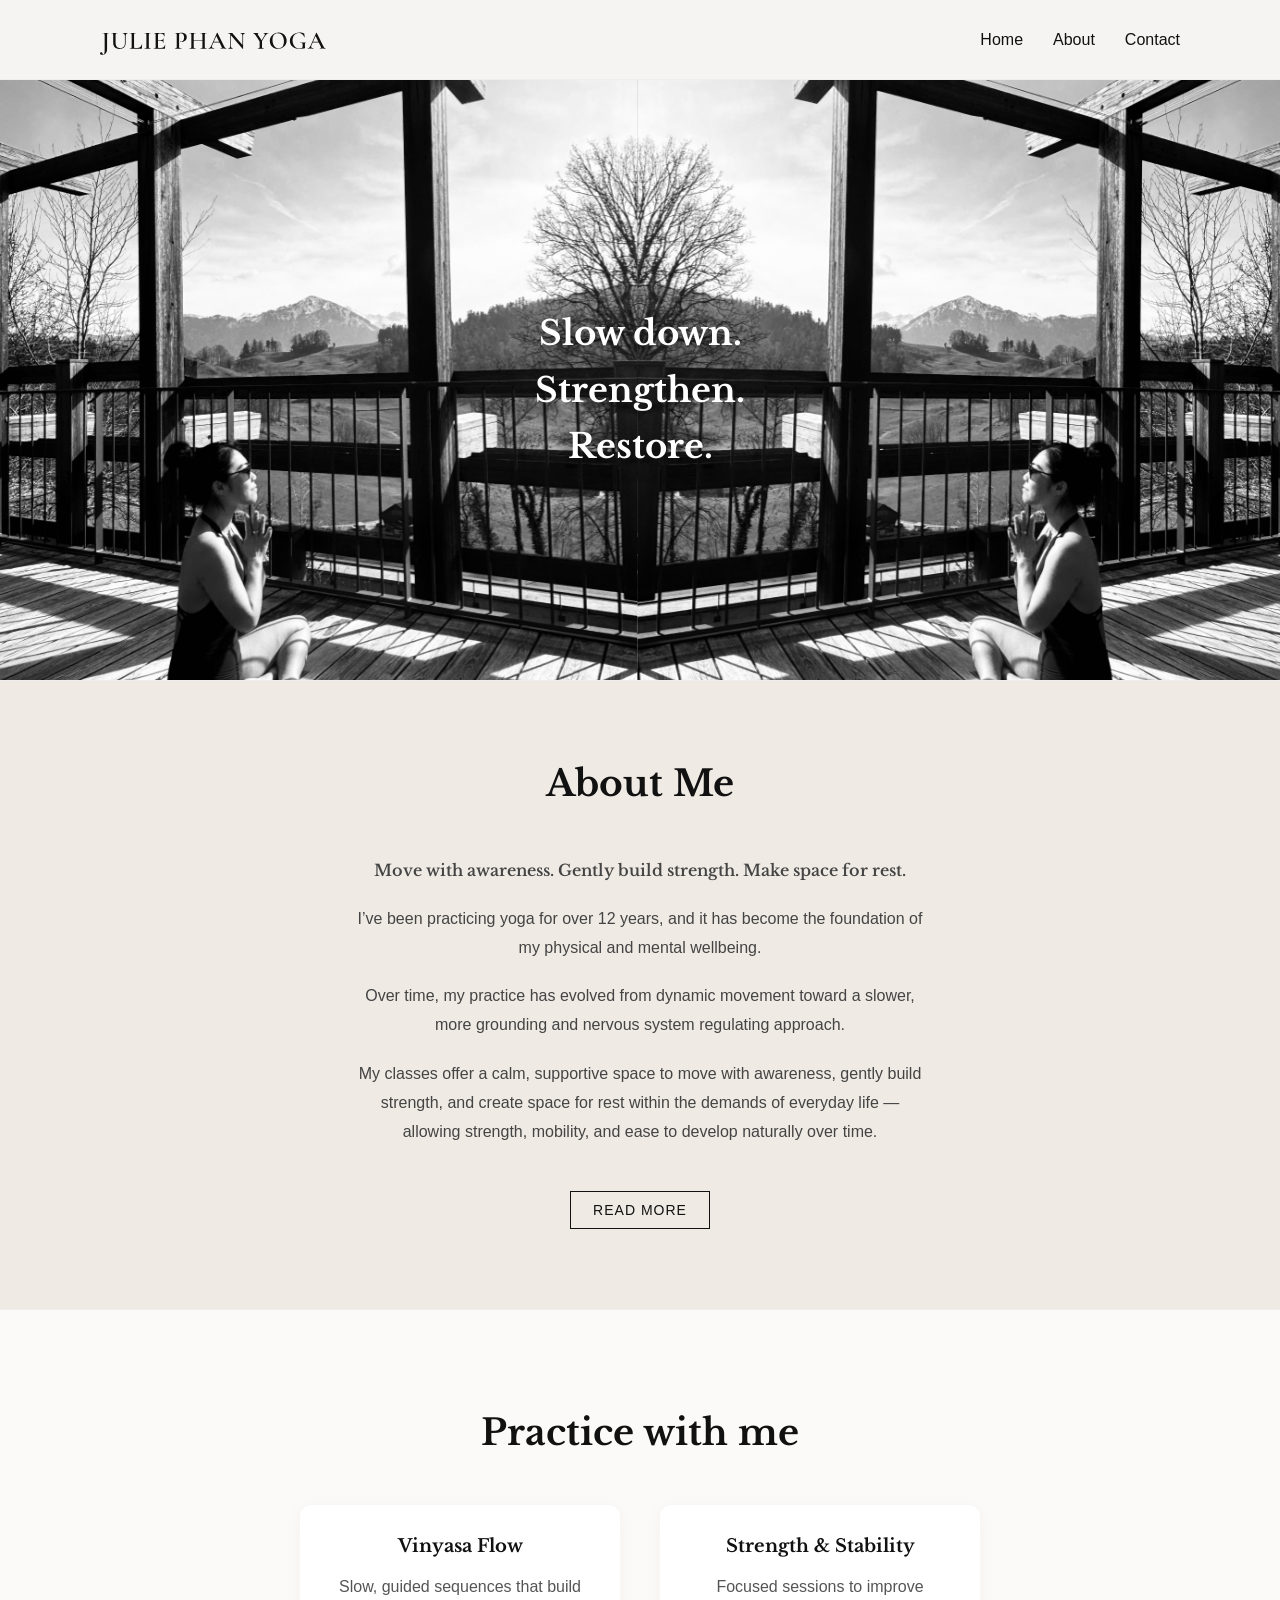
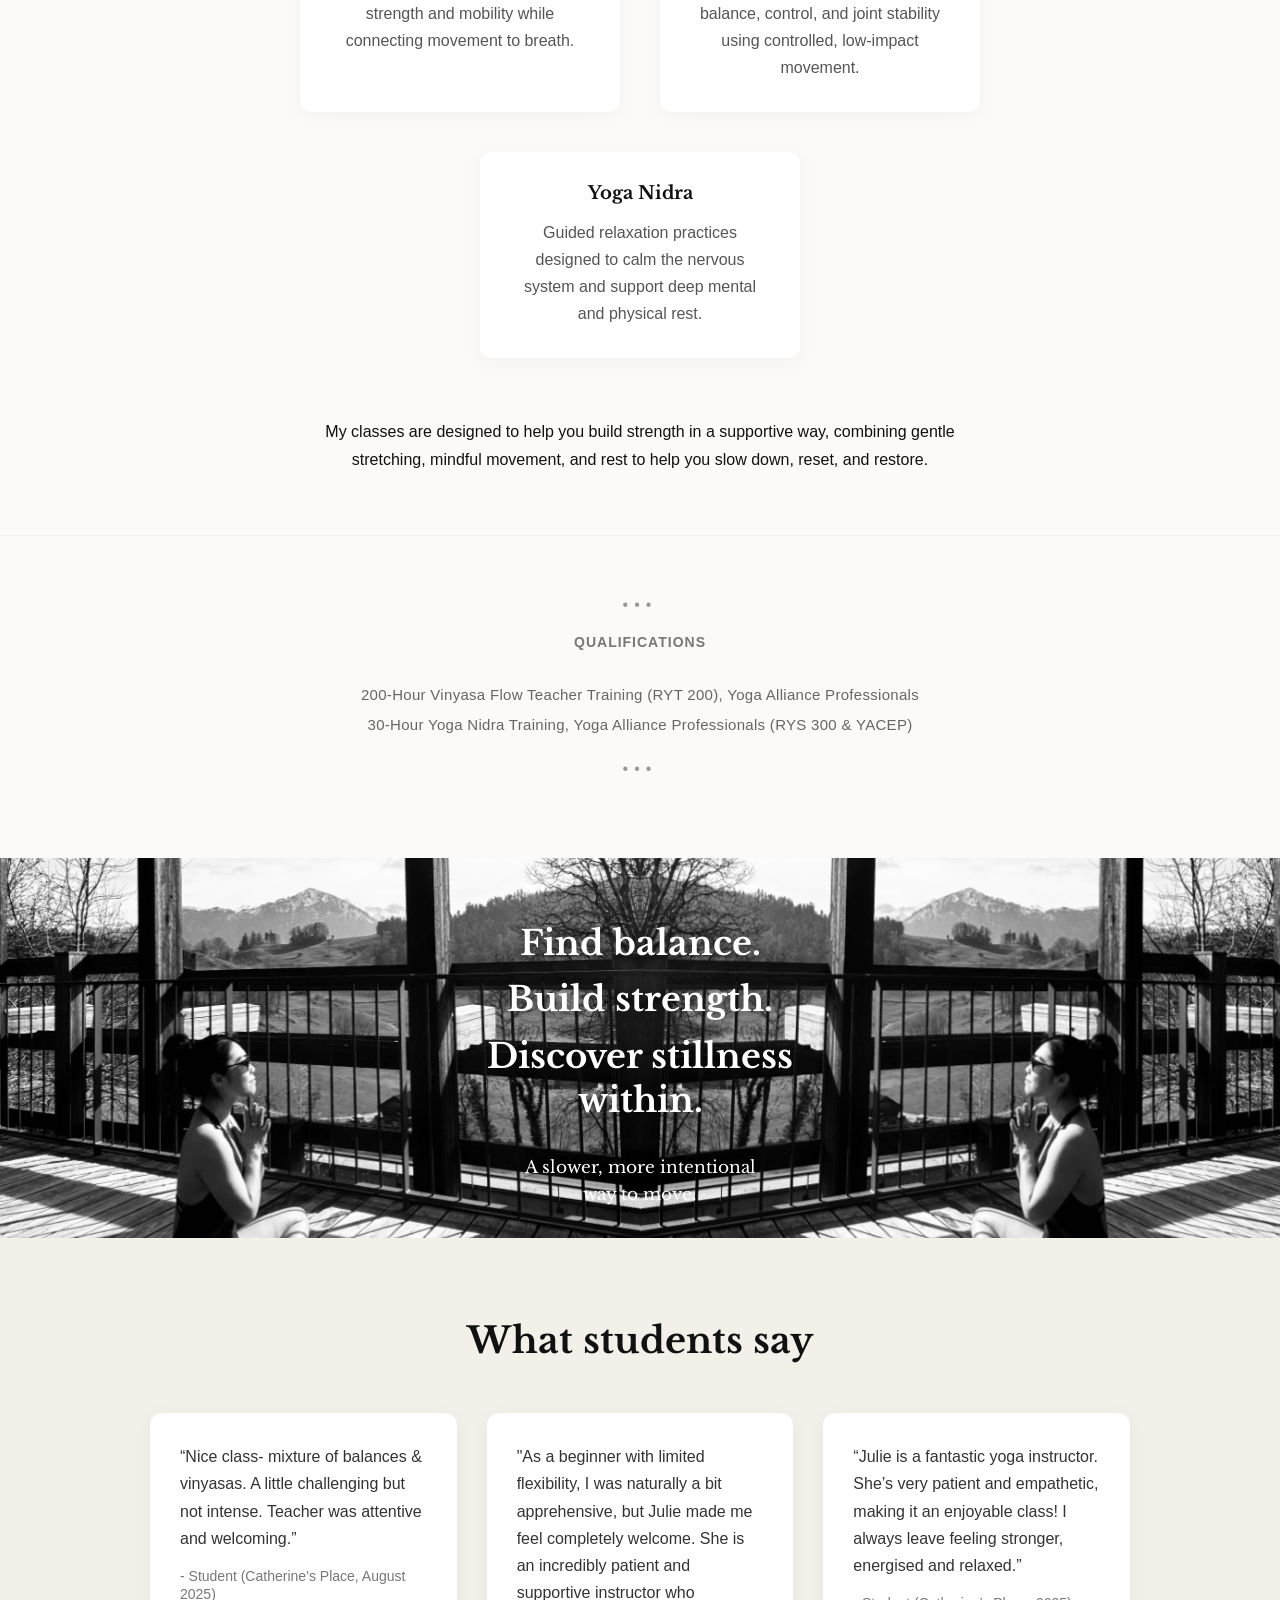
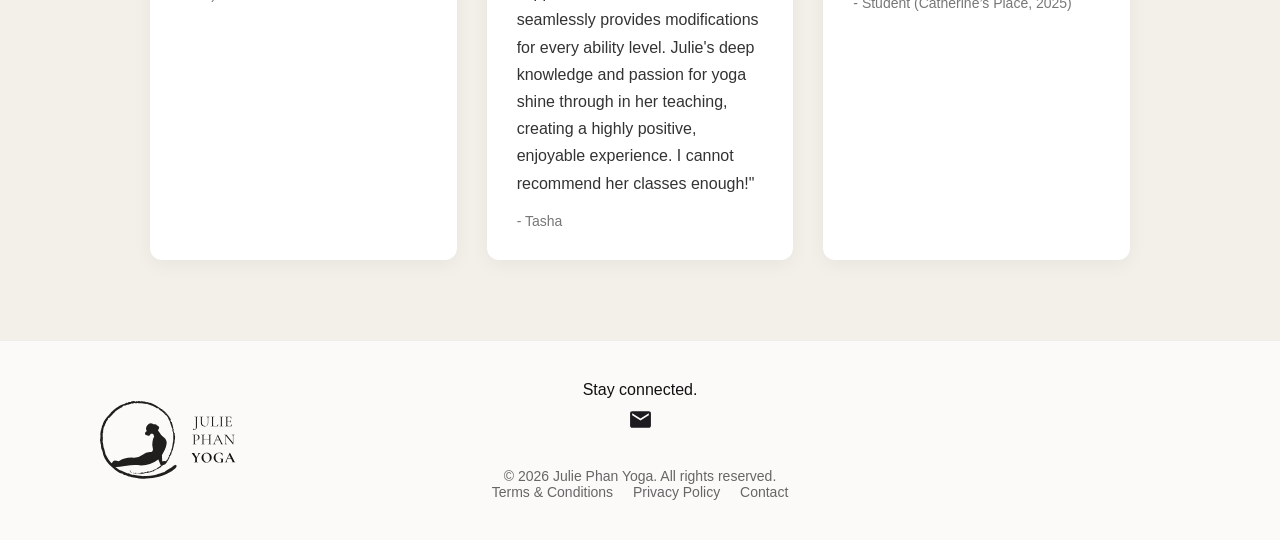
<file: index.html>
<!DOCTYPE html>
<html lang="en">
<head>
  <meta charset="UTF-8">
  <meta name="viewport" content="width=device-width, initial-scale=1.0">
  <title>Yoga Website</title>
  <link rel="stylesheet" href="styles/style.css">
</head>

<body>

<header class="header">
  <div class="container header-inner">

   <a href="index.html" class="logo">
  <img src="images/name-logo.svg" alt="Yoga Image">
</a>

    

    <!-- NAV -->
    <nav class="nav" id="navMenu">
      <a href="index.html">Home</a>
      <a href="about.html">About</a>
      <a href="contact.html">Contact</a>
    </nav>

    <!-- BURGER -->
    <button class="burger" id="burgerBtn">☰</button>

  </div>
</header>


<!-- TOP IMAGE -->
  <!-- FIRST FULL IMAGE -->
<section class="full-image full-image--hero">
  <picture>
    <source srcset="images/image-mobile2.svg" media="(max-width: 768px)">
    <img src="images/mirror-image.svg" alt="Yoga closing image">
  </picture>

  <div class="full-image-content">
    <h2>Slow down.</h2>
<h2>Strengthen.</h2>
<h2>Restore.</h2>
  </div>

</section>

<!-- ABOUT -->
<section class="about">
  <div class="container about-inner">

    <h2>About Me</h2>

   <p class="hero-tagline">
  Move with awareness. Gently build strength. Make space for rest.
</p>

    <p>
I’ve been practicing yoga for over 12 years, and it has become the foundation of my physical and mental wellbeing.
    </p>
<p>
Over time, my practice has evolved from dynamic movement toward a slower, more grounding and nervous system regulating approach.
</p>
   <p>
    My classes offer a calm, supportive space to move with awareness, gently build strength, and create space for rest within the demands of everyday life — allowing strength, mobility, and ease to develop naturally over time.
</p>

    <a href="about.html" class="about-button">
      Read more
    </a>

  </div>
</section>

<!-- OFFER -->
<section class="offer">
  <div class="container">
  <div class="offer-inner">

    <h2 class="practice-title">Practice with me</h2>


      <div class="offer-grid"> <div class="offer-item"> <h3>Vinyasa Flow</h3> <p>Slow, guided sequences that build strength and mobility while connecting movement to breath.</p> </div> <div class="offer-item"> <h3>Strength & Stability</h3> <p>Focused sessions to improve balance, control, and joint stability using controlled, low-impact movement.</p> </div> <div class="offer-item"> <h3>Yoga Nidra</h3> <p>Guided relaxation practices designed to calm the nervous system and support deep mental and physical rest.</p> </div> </div>

    <p class="offer-note">
      My classes are designed to help you build strength in a supportive way, combining gentle stretching, mindful movement, and rest to help you slow down, reset, and restore.
    </p>

</div>
  </div>

</section>

<!-- QUALIFICATIONS -->

<section class="qualifications-section">

  <div class="container">

    <div class="dots">•••</div>
<h3 class="qualifications-title">Qualifications</h3>

<p class="qualifications">
  200-Hour Vinyasa Flow Teacher Training (RYT 200), Yoga Alliance Professionals<br>
  30-Hour Yoga Nidra Training, Yoga Alliance Professionals (RYS 300 & YACEP)<br>
</p>
    <div class="dots">•••</div>


</section>


<!-- BOTTOM IMAGE -->
<section class="full-image full-image--closing">
  <picture>
    <source srcset="images/image-mobile2.svg" media="(max-width: 768px)">
    <img src="images/images-end.svg" alt="Yoga closing image">
  </picture>

  <div class="full-image-content">
   <h2>Find balance.</h2>
<h2>Build strength.</h2>
<h2>
  Discover stillness
  <span class="mobile-break">within.</span>
  
</h2>
   <p class="full-image-subtext">
  A slower, more intentional<br>
  way to move.
</p>
  </div>

</section>

<!-- TESTIMONIALS -->
<section class="testimonials">

  <div class="container testimonials-inner">

    <h2>What students say</h2>

    <div class="testimonial-cards">

      <div class="testimonial">
        <p>“Nice class- mixture of balances & vinyasas. A little challenging but not intense. Teacher was attentive and welcoming.”</p>
        <span>- Student (Catherine’s Place, August 2025)</span>
      </div>

      <div class="testimonial">
        <p>"As a beginner with limited flexibility, I was naturally a bit apprehensive, but Julie made me feel completely welcome. She is an incredibly patient and supportive instructor who seamlessly provides modifications for every ability level. Julie's deep knowledge and passion for yoga shine through in her teaching, creating a highly positive, enjoyable experience. I cannot recommend her classes enough!"</p>
        <span>- Tasha</span>
      </div>

      <div class="testimonial">
        <p>“Julie is a fantastic yoga instructor. She’s very patient and empathetic, making it an enjoyable class! I always leave feeling stronger, energised and relaxed.”</p>
        <span>- Student (Catherine’s Place, 2025)</span>
      </div>

    </div>

  </div>

</section>

<!-- FOOTER -->
<footer class="footer">

  <div class="container footer-inner">

    <div class="footer-logo">
      <img src="images/logo-footer.svg" alt="Footer Logo">
    </div>

    <div class="footer-center">

      <div class="footer-contact">
        <p class="stay">Stay connected.</p>


          <div class="icons">
        <a href="contact.html">
  <img src="images/mail.svg" alt="Email icon">
</a>
        </div>
      </div>

      <div class="footer-bottom">
  <p>© 2026 Julie Phan Yoga. All rights reserved.</p>

  <p>
    <a href="terms.html">Terms & Conditions</a>
    <a href="privacy.html">Privacy Policy</a>
    <a href="contact.html">Contact</a>
  </p>
</div>

    </div>

  </div>

</footer>
<script src="js/menu.js"></script>
</body>
</html>
</file>
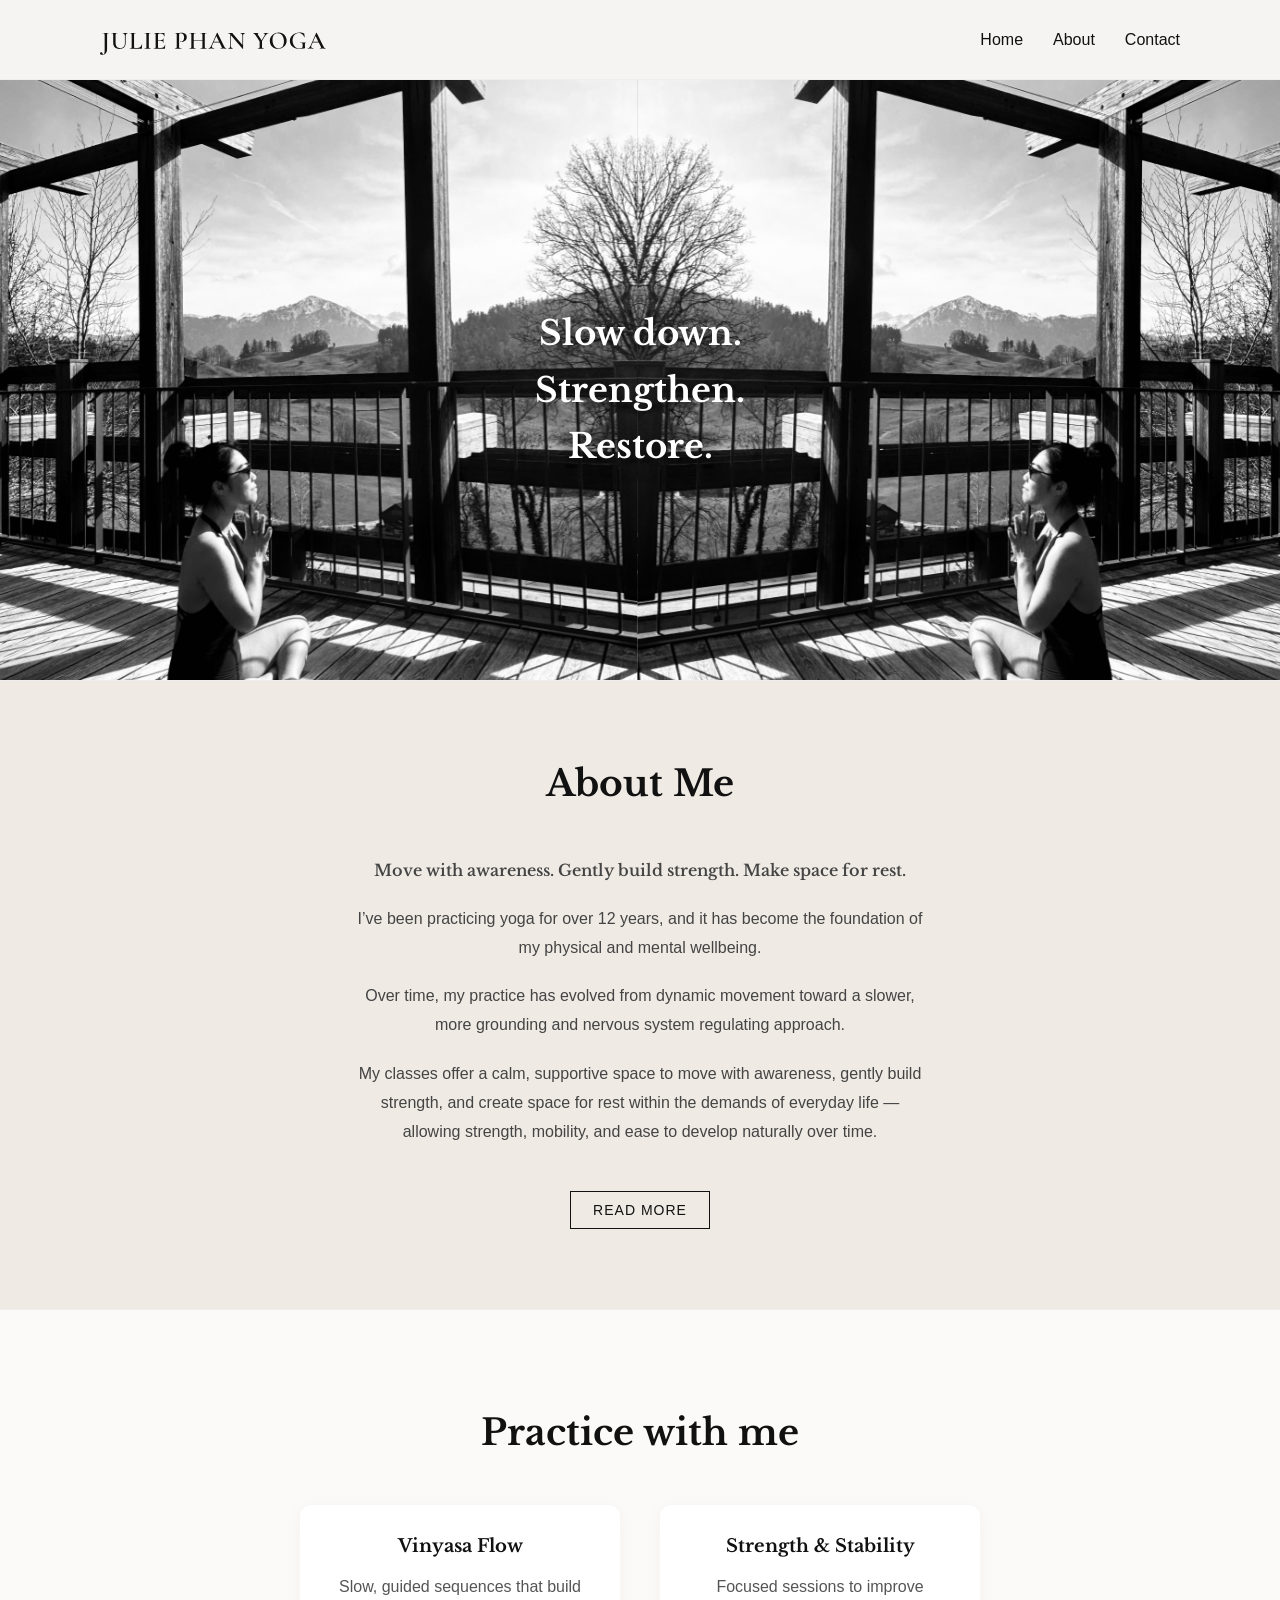
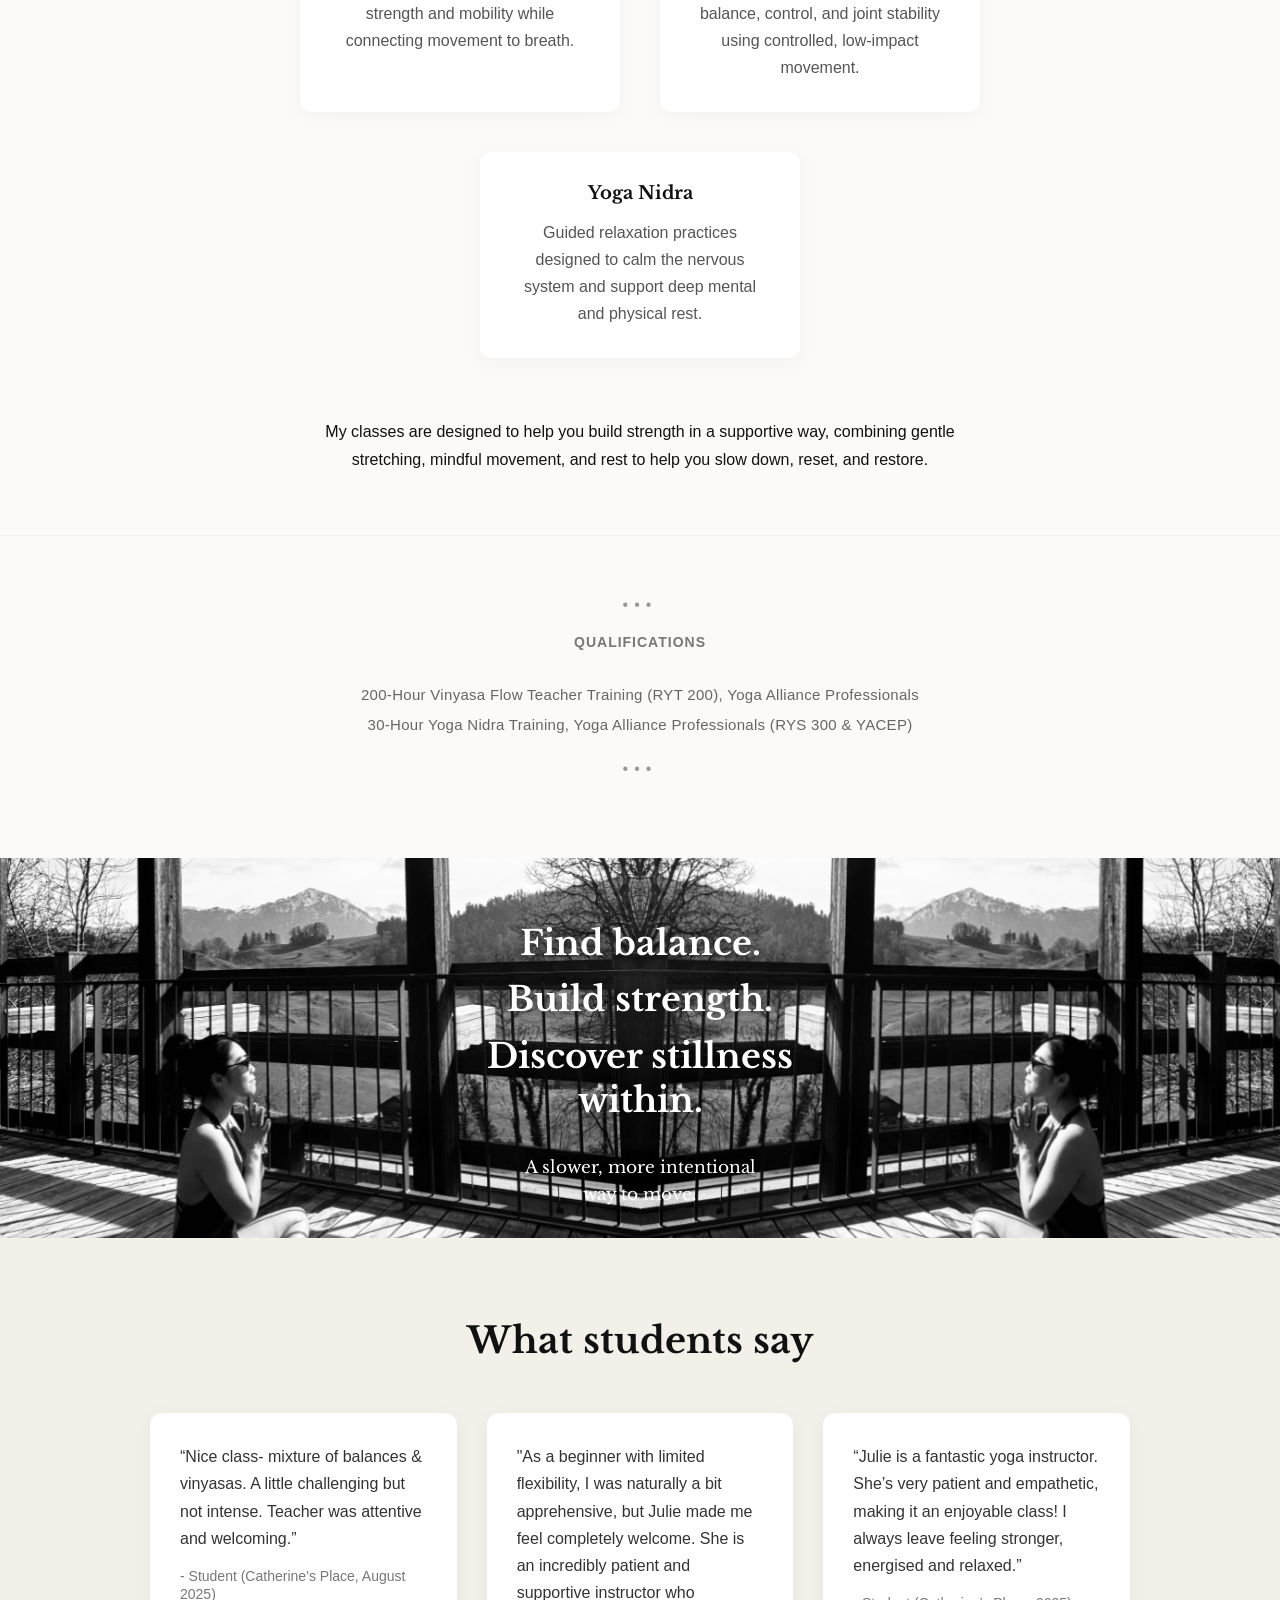
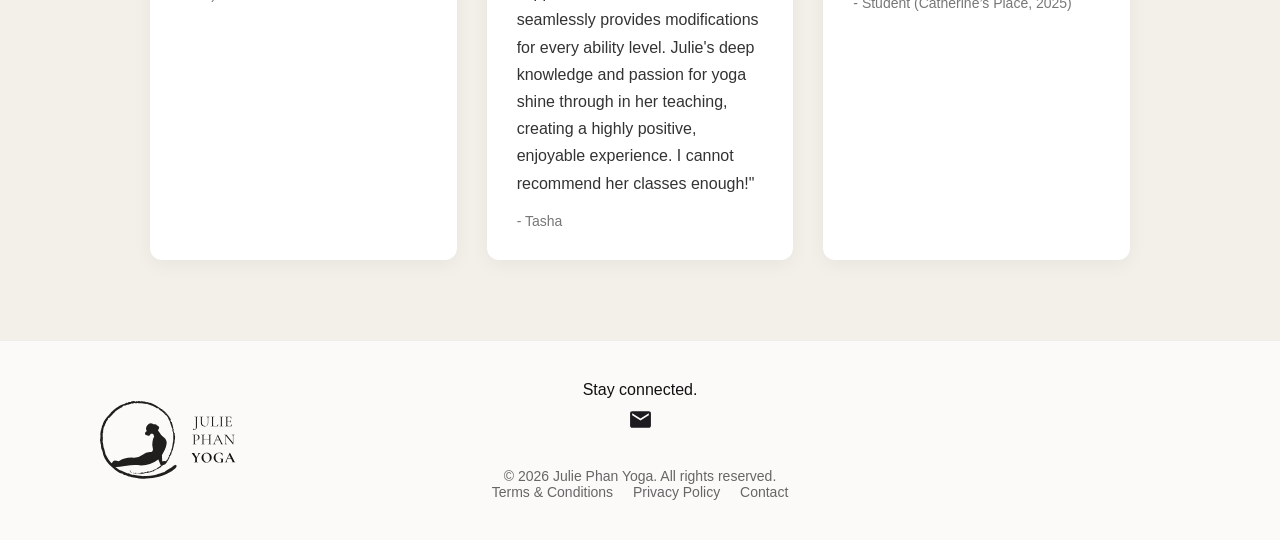
<file: docs/index.html>
<!DOCTYPE html>
<html lang="en">
<head>
  <meta charset="UTF-8">
  <meta name="viewport" content="width=device-width, initial-scale=1.0">
  <title>Julie Phan Yoga | Yoga Teacher</title>
  <link rel="stylesheet" href="styles/style.css">
</head>

<body>

<header class="header">
  <div class="container header-inner">

   <a href="index.html" class="logo">
  <img src="images/name-logo.svg" alt="Yoga Image">
</a>

    

    <!-- NAV -->
    <nav class="nav" id="navMenu">
      <a href="index.html">Home</a>
      <a href="about.html">About</a>
      <a href="contact.html">Contact</a>
    </nav>

    <!-- BURGER -->
    <button class="burger" id="burgerBtn">☰</button>

  </div>
</header>


<!-- TOP IMAGE -->
  <!-- FIRST FULL IMAGE -->
<section class="full-image full-image--hero">
  <picture>
    <source srcset="images/image-mobile2.svg" media="(max-width: 768px)">
    <img src="images/mirror-image.svg" alt="Yoga closing image">
  </picture>

  <div class="full-image-content">
    <h2>Slow down.</h2>
<h2>Strengthen.</h2>
<h2>Restore.</h2>
  </div>

</section>

<!-- ABOUT -->
<section class="about">
  <div class="container about-inner">

    <h2>About Me</h2>

   <p class="hero-tagline">
  Move with awareness. Gently build strength. Make space for rest.
</p>

    <p>
I’ve been practicing yoga for over 12 years, and it has become the foundation of my physical and mental wellbeing.
    </p>
<p>
Over time, my practice has evolved from dynamic movement toward a slower, more grounding and nervous system regulating approach.
</p>
   <p>
    My classes offer a calm, supportive space to move with awareness, gently build strength, and create space for rest within the demands of everyday life — allowing strength, mobility, and ease to develop naturally over time.
</p>

    <a href="about.html" class="about-button">
      Read more
    </a>

  </div>
</section>

<!-- OFFER -->
<section class="offer">
  <div class="container">
  <div class="offer-inner">

    <h2 class="practice-title">Practice with me</h2>


      <div class="offer-grid"> <div class="offer-item"> <h3>Vinyasa Flow</h3> <p>Slow, guided sequences that build strength and mobility while connecting movement to breath.</p> </div> <div class="offer-item"> <h3>Strength & Stability</h3> <p>Focused sessions to improve balance, control, and joint stability using controlled, low-impact movement.</p> </div> <div class="offer-item"> <h3>Yoga Nidra</h3> <p>Guided relaxation practices designed to calm the nervous system and support deep mental and physical rest.</p> </div> </div>

    <p class="offer-note">
      My classes are designed to help you build strength in a supportive way, combining gentle stretching, mindful movement, and rest to help you slow down, reset, and restore.
    </p>

</div>
  </div>

</section>

<!-- QUALIFICATIONS -->

<section class="qualifications-section">

  <div class="container">

    <div class="dots">•••</div>
<h3 class="qualifications-title">Qualifications</h3>

<p class="qualifications">
  200-Hour Vinyasa Flow Teacher Training (RYT 200), Yoga Alliance Professionals<br>
  30-Hour Yoga Nidra Training, Yoga Alliance Professionals (RYS 300 & YACEP)<br>
</p>
    <div class="dots">•••</div>


</section>


<!-- BOTTOM IMAGE -->
<section class="full-image full-image--closing">
  <picture>
    <source srcset="images/image-mobile2.svg" media="(max-width: 768px)">
    <img src="images/images-end.svg" alt="Yoga closing image">
  </picture>

  <div class="full-image-content">
   <h2>Find balance.</h2>
<h2>Build strength.</h2>
<h2>
  Discover stillness
  <span class="mobile-break">within.</span>
  
</h2>
   <p class="full-image-subtext">
  A slower, more intentional<br>
  way to move.
</p>
  </div>

</section>

<!-- TESTIMONIALS -->
<section class="testimonials">

  <div class="container testimonials-inner">

    <h2>What students say</h2>

    <div class="testimonial-cards">

      <div class="testimonial">
        <p>“Nice class- mixture of balances & vinyasas. A little challenging but not intense. Teacher was attentive and welcoming.”</p>
        <span>- Student (Catherine’s Place, August 2025)</span>
      </div>

      <div class="testimonial">
        <p>"As a beginner with limited flexibility, I was naturally a bit apprehensive, but Julie made me feel completely welcome. She is an incredibly patient and supportive instructor who seamlessly provides modifications for every ability level. Julie's deep knowledge and passion for yoga shine through in her teaching, creating a highly positive, enjoyable experience. I cannot recommend her classes enough!"</p>
        <span>- Tasha</span>
      </div>

      <div class="testimonial">
        <p>“Julie is a fantastic yoga instructor. She’s very patient and empathetic, making it an enjoyable class! I always leave feeling stronger, energised and relaxed.”</p>
        <span>- Student (Catherine’s Place, 2025)</span>
      </div>

    </div>

  </div>

</section>

<!-- FOOTER -->
<footer class="footer">

  <div class="container footer-inner">

    <div class="footer-logo">
      <img src="images/logo-footer.svg" alt="Footer Logo">
    </div>

    <div class="footer-center">

      <div class="footer-contact">
        <p class="stay">Stay connected.</p>


          <div class="icons">
        <a href="contact.html">
  <img src="images/mail.svg" alt="Email icon">
</a>
        </div>
      </div>

      <div class="footer-bottom">
  <p>© 2026 Julie Phan Yoga. All rights reserved.</p>

  <p>
    <a href="terms.html">Terms & Conditions</a>
    <a href="privacy.html">Privacy Policy</a>
    <a href="contact.html">Contact</a>
  </p>
</div>

    </div>

  </div>

</footer>
<script src="js/menu.js"></script>
</body>
</html>
</file>
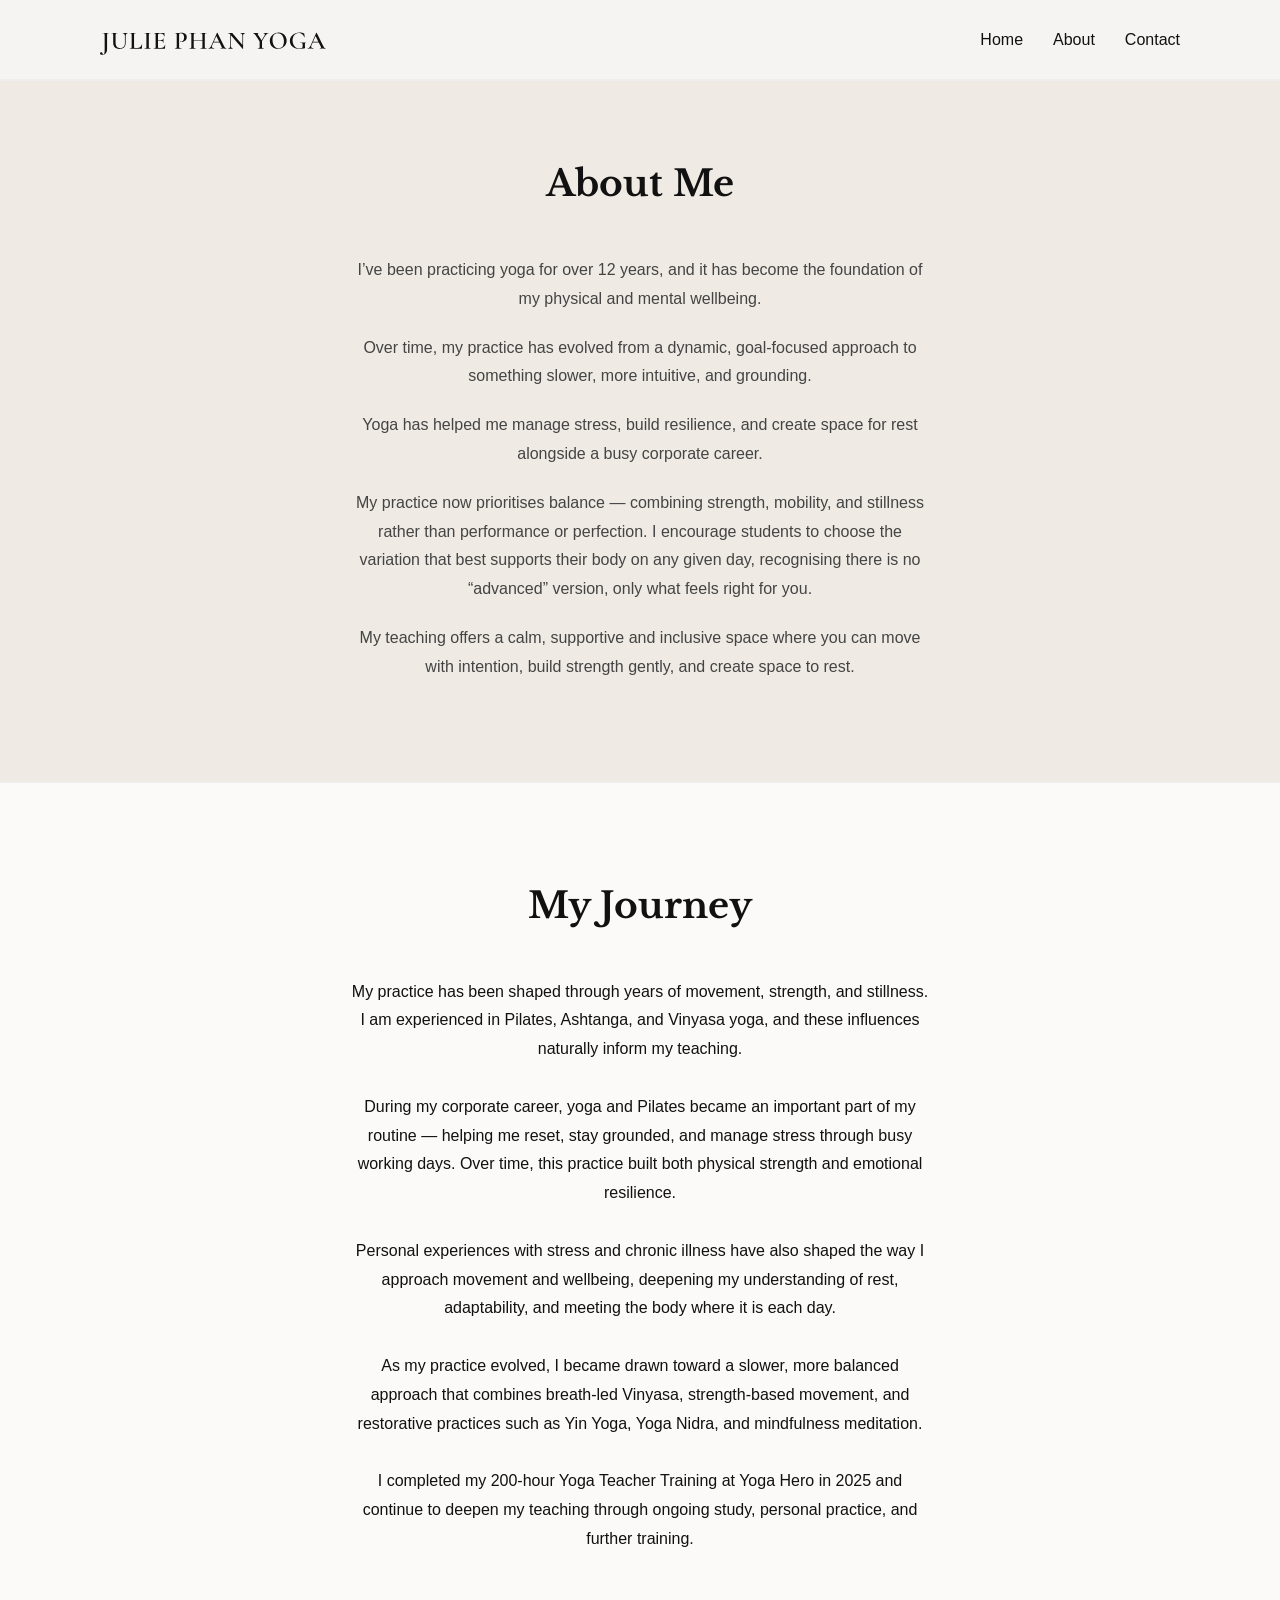
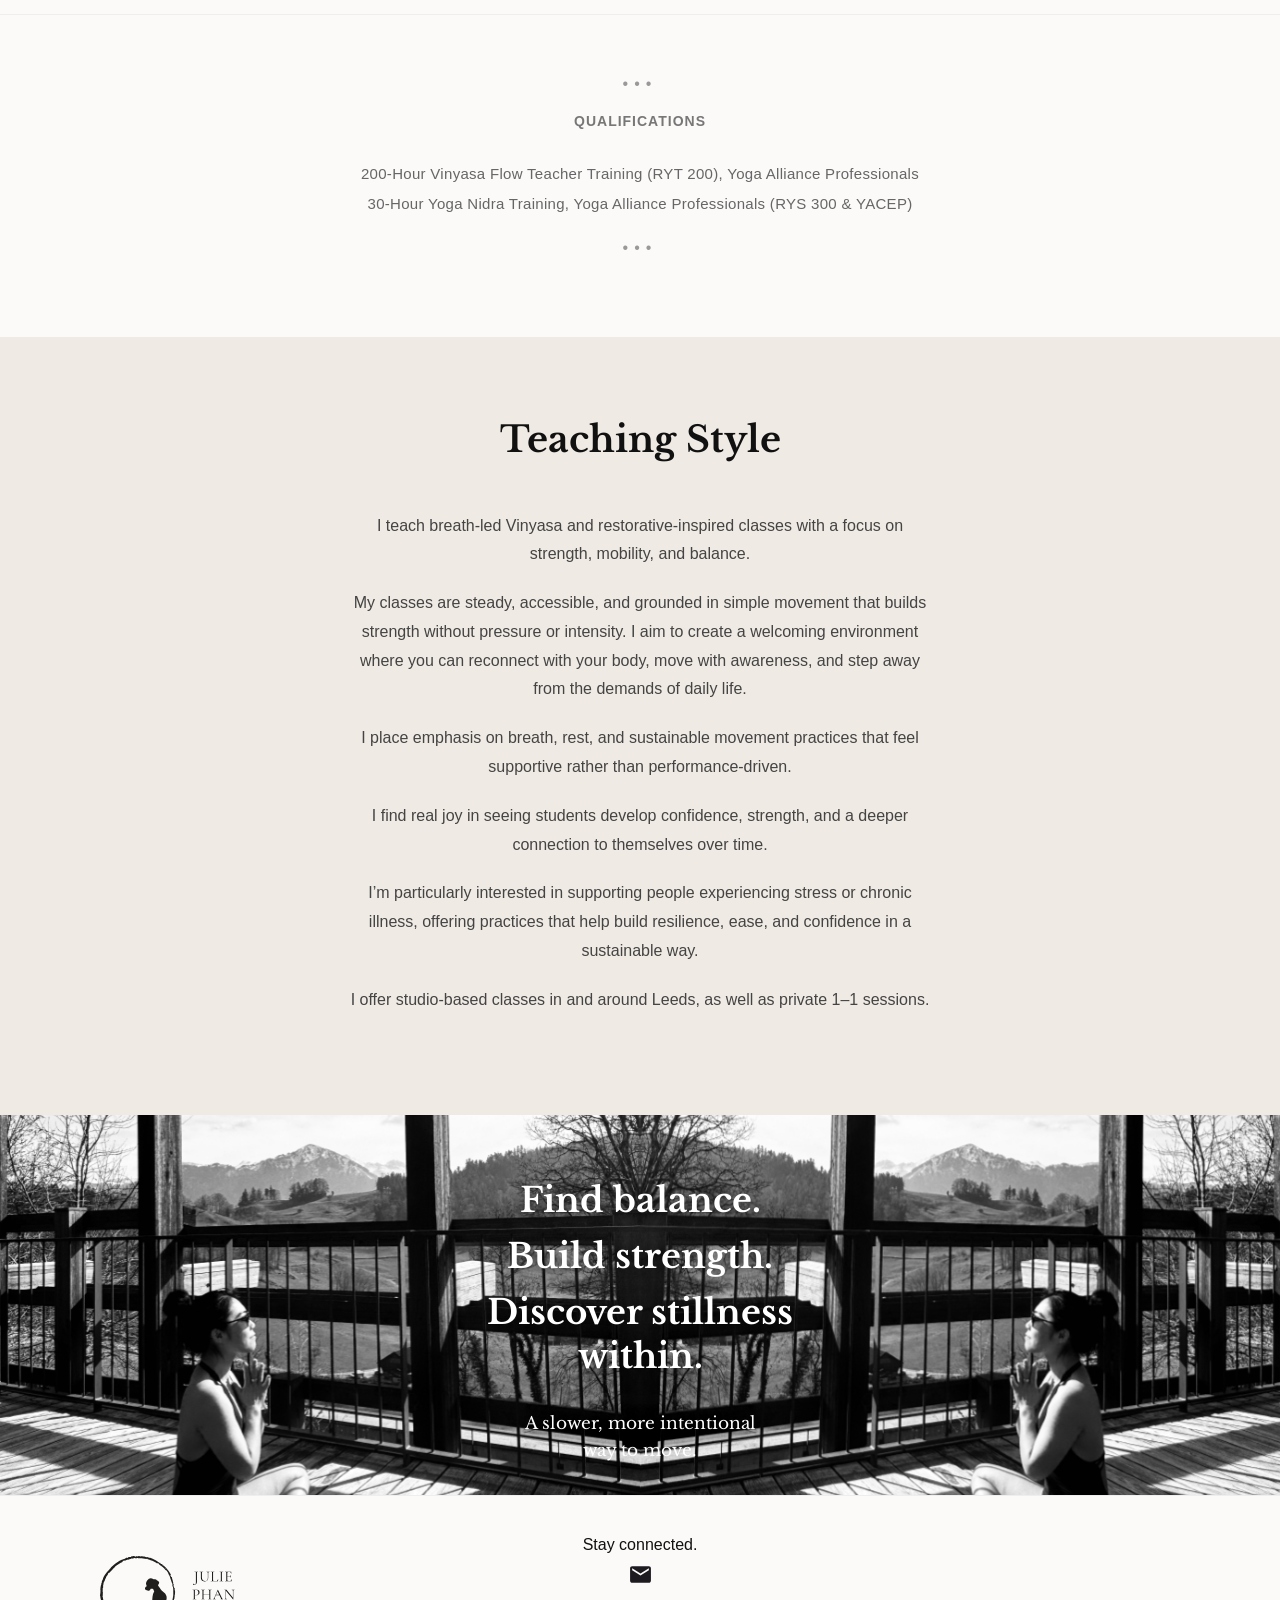
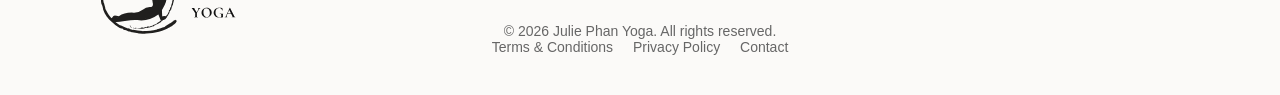
<file: about.html>
<!DOCTYPE html>
<html lang="en">
<head>
  <meta charset="UTF-8">
  <meta name="viewport" content="width=device-width, initial-scale=1.0">
  <title>About | Yoga Website</title>
  <link rel="stylesheet" href="styles/style.css">
</head>

<body>

<!-- HEADER -->
<header class="header">
  <div class="container header-inner">

    <a href="index.html" class="logo">
  <img src="images/name-logo.svg" alt="Yoga Image">
</a>
    <nav class="nav" id="navMenu">
  <a href="index.html">Home</a>
  <a href="about.html">About</a>
  <a href="contact.html">Contact</a>
</nav>

    <!-- BURGER -->
    <button class="burger" id="burgerBtn">☰</button>

  </div>
</header>

<!-- ABOUT INTRO SECTION -->
<section class="about">
  <div class="container about-inner">

    <h2>About Me</h2>

<p>
I’ve been practicing yoga for over 12 years, and it has become the foundation of my physical and mental wellbeing.
</p>

<p>
Over time, my practice has evolved from a dynamic, goal-focused approach to something slower, more intuitive, and grounding.
</p>

<p>
  Yoga has helped me manage stress, build resilience, and create space for rest alongside a busy corporate career.
</p>

<p>
  My practice now prioritises balance — combining strength, mobility, and stillness rather than performance or perfection. I encourage students to choose the variation that best supports their body on any given day, recognising there is no “advanced” version, only what feels right for you.
</p>

<p>
  My teaching offers a calm, supportive and inclusive space where you can move with intention, build strength gently, and create space to rest.
</p>

  </div>
</section>

<section class="offer journey-section">
  <div class="container offer-inner">

    <h2 class="practice-title">My Journey</h2>

    <div class="offer-note">
My practice has been shaped through years of movement, strength, and stillness. I am experienced in Pilates, Ashtanga, and Vinyasa yoga, and these influences naturally inform my teaching.      <br><br>
       During my corporate career, yoga and Pilates became an important part of my routine — helping me reset, stay grounded, and manage stress through busy working days. Over time, this practice built both physical strength and emotional resilience.
      <br><br>
       Personal experiences with stress and chronic illness have also shaped the way I approach movement and wellbeing, deepening my understanding of rest, adaptability, and meeting the body where it is each day.
      <br><br>
       As my practice evolved, I became drawn toward a slower, more balanced approach that combines breath-led Vinyasa, strength-based movement, and restorative practices such as Yin Yoga, Yoga Nidra, and mindfulness meditation.
      <br><br>    
    I completed my 200-hour Yoga Teacher Training at Yoga Hero in 2025 and continue to deepen my teaching through ongoing study, personal practice, and further training.
</div>

  </div>

</section>

<!-- QUALIFICATIONS -->
<section class="qualifications-section">

  <div class="container">

    <div class="dots">•••</div>

    <h3 class="qualifications-title">Qualifications</h3>

<p class="qualifications">
  200-Hour Vinyasa Flow Teacher Training (RYT 200), Yoga Alliance Professionals<br>
  30-Hour Yoga Nidra Training, Yoga Alliance Professionals (RYS 300 & YACEP)<br>
</p>

    <div class="dots">•••</div>

  </div>

</section>


    <section class="teaching-style">
  <div class="container">
  <h2>Teaching Style</h2>

<p>
  I teach breath-led Vinyasa and restorative-inspired classes with a focus on strength, mobility, and balance.
</p>

<p>
  My classes are steady, accessible, and grounded in simple movement that builds strength without pressure or intensity. I aim to create a welcoming environment where you can reconnect with your body, move with awareness, and step away from the demands of daily life.
</p>

<p>
 I place emphasis on breath, rest, and sustainable movement practices that feel supportive rather than performance-driven.
</p>

<p>
I find real joy in seeing students develop confidence, strength, and a deeper connection to themselves over time.
</p>

<p>
I’m particularly interested in supporting people experiencing stress or chronic illness, offering practices that help build resilience, ease, and confidence in a sustainable way.
</p>

<p>
I offer studio-based classes in and around Leeds, as well as private 1–1 sessions.
</p>
   </div>
</section>

<!-- BOTTOM IMAGE -->
<section class="full-image full-image--closing">

  <picture>
    <source srcset="images/image-mobile2.svg" media="(max-width: 768px)">
    <img src="images/images-end.svg" alt="Yoga closing image">
  </picture>

  <div class="full-image-content">

    <h2>Find balance.</h2>
    <h2>Build strength.</h2>

    <h2>
      Discover stillness
      <span class="mobile-break">within.</span>
    </h2>

    <p class="full-image-subtext">
      A slower, more intentional<br>
      way to move.
    </p>

  </div>

</section>

<!-- FOOTER -->
<footer class="footer">

  <div class="container footer-inner">

    <div class="footer-logo">
      <img src="images/logo-footer.svg" alt="Footer Logo">
    </div>

    <div class="footer-center">

      <div class="footer-contact">
        <p class="stay">Stay connected.</p>

        <div class="icons">
          <a href="#">
            <img src="images/mail.svg" alt="Email icon">
          </a>
        </div>

      </div>

     <div class="footer-bottom">
  <p>© 2026 Julie Phan Yoga. All rights reserved.</p>

  <p>
    <a href="terms.html">Terms & Conditions</a>
    <a href="privacy.html">Privacy Policy</a>
    <a href="contact.html">Contact</a>
  </p>
</div>

    </div>

  </div>

</footer>
<script src="js/menu.js"></script>
</body>
</html>
</file>
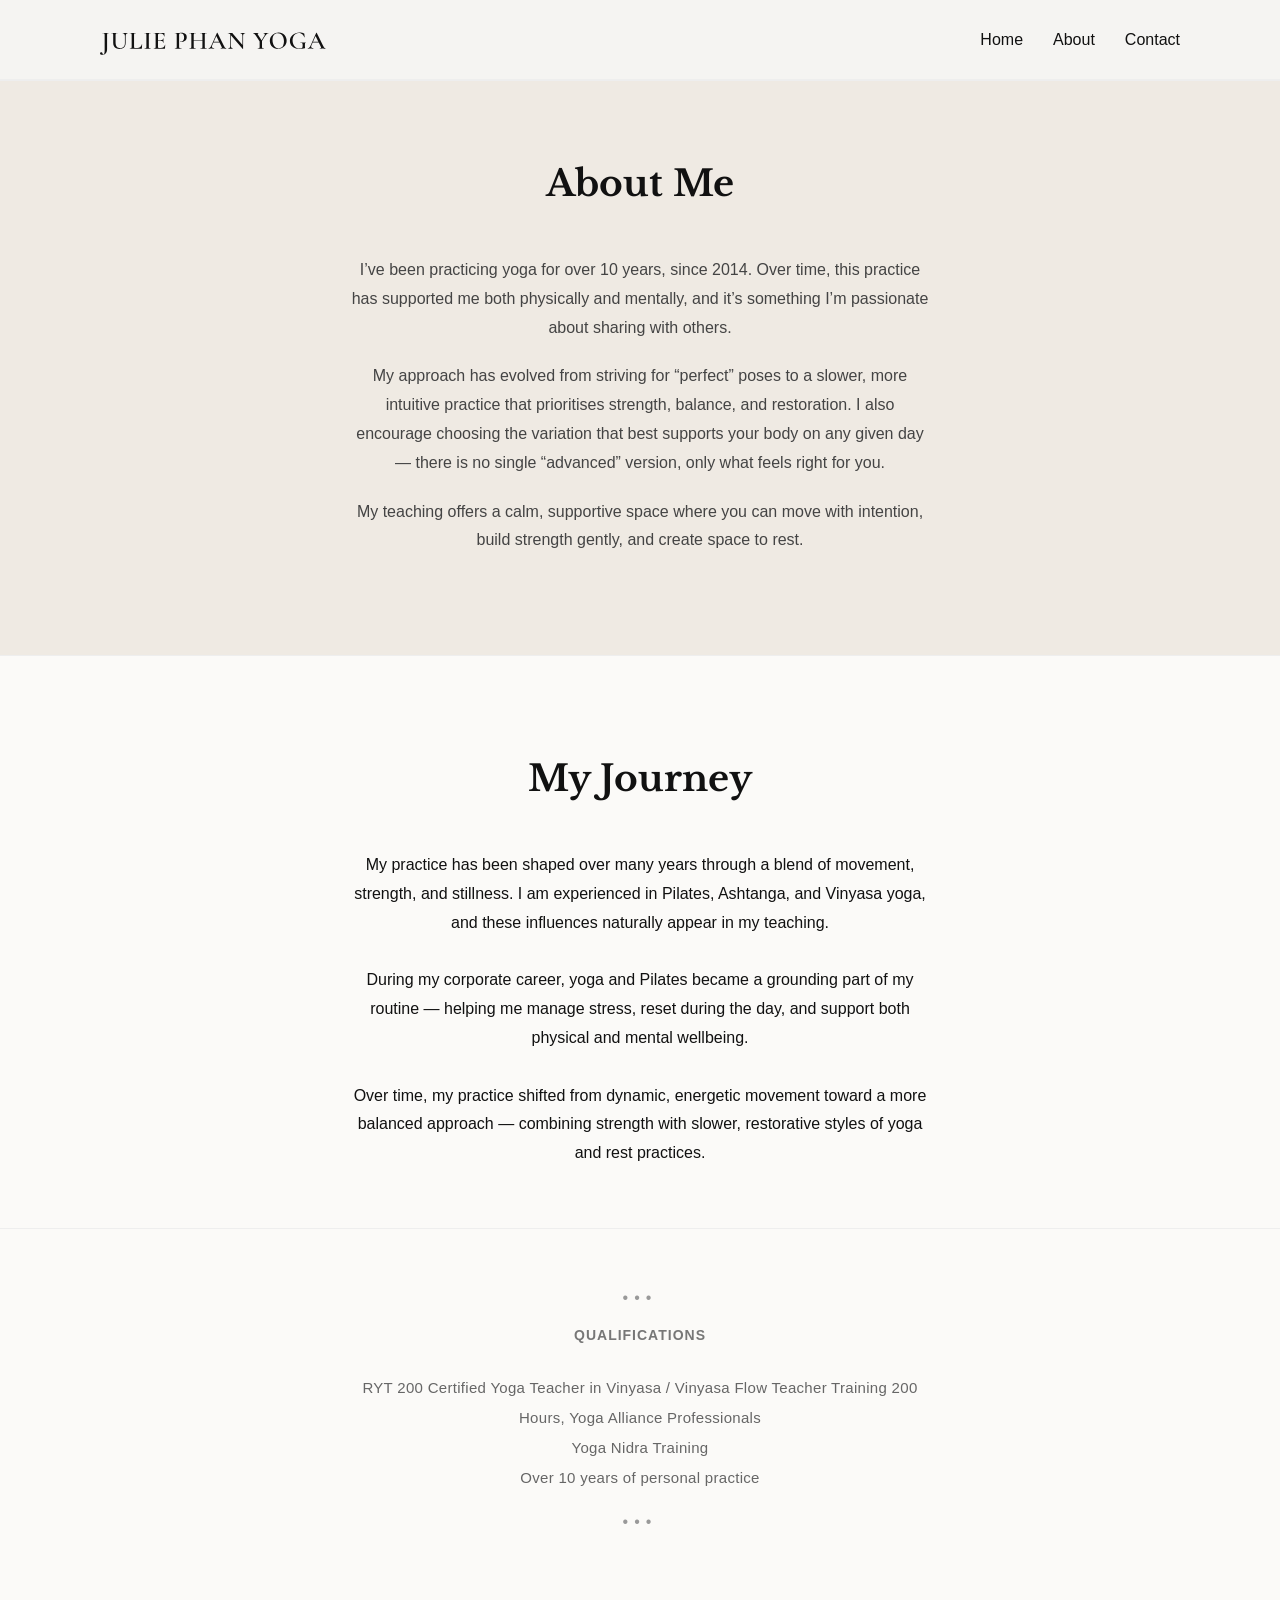
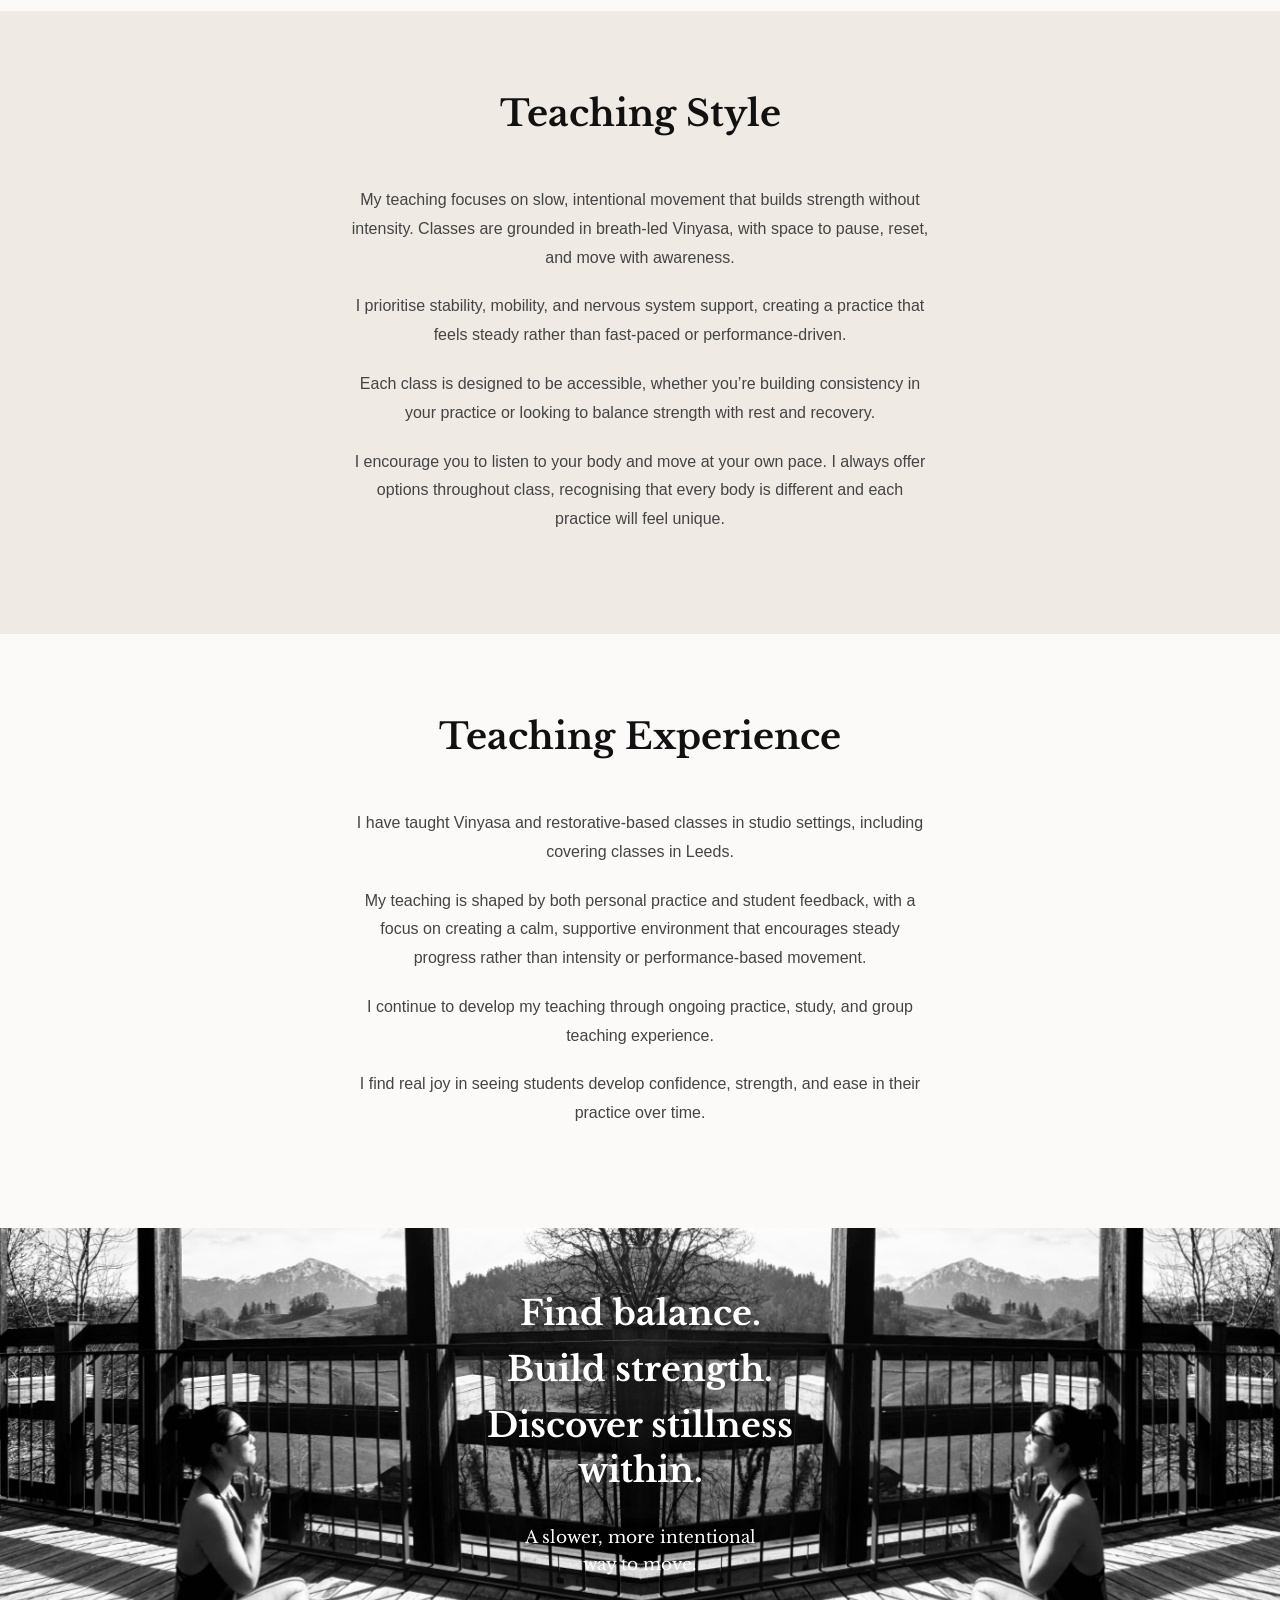
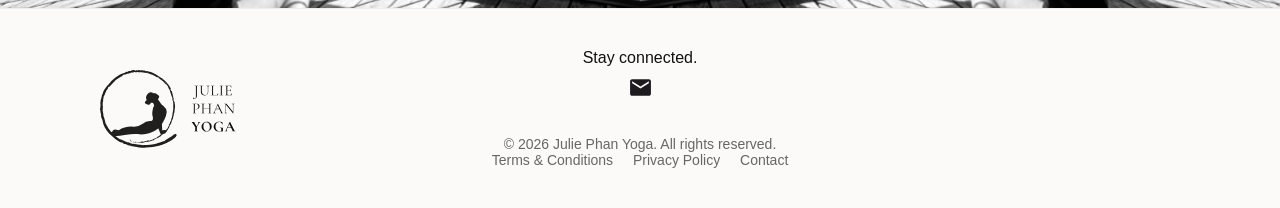
<file: aboutmeORIGINAL.html>
<!DOCTYPE html>
<html lang="en">
<head>
  <meta charset="UTF-8">
  <meta name="viewport" content="width=device-width, initial-scale=1.0">
  <title>About | Yoga Website</title>
  <link rel="stylesheet" href="styles/style.css">
</head>

<body>

<!-- HEADER -->
<header class="header">
  <div class="container header-inner">

    <a href="index.html" class="logo">
  <img src="images/name-logo.svg" alt="Yoga Image">
</a>
    <nav class="nav" id="navMenu">
  <a href="index.html">Home</a>
  <a href="about.html">About</a>
  <a href="contact.html">Contact</a>
</nav>

    <!-- BURGER -->
    <button class="burger" id="burgerBtn">☰</button>

  </div>
</header>

<!-- ABOUT INTRO SECTION -->
<section class="about">
  <div class="container about-inner">

    <h2>About Me</h2>

    <p>
      I’ve been practicing yoga for over 10 years, since 2014. Over time, this practice has supported me both physically and mentally, and it’s something I’m passionate about sharing with others.
    </p>

    <p>
      My approach has evolved from striving for “perfect” poses to a slower, more intuitive practice that prioritises strength, balance, and restoration. I also encourage choosing the variation that best supports your body on any given day — there is no single “advanced” version, only what feels right for you.
    </p>

    <p>
      My teaching offers a calm, supportive space where you can move with intention, build strength gently, and create space to rest.
    </p>

  </div>
</section>

<section class="offer journey-section">
  <div class="container offer-inner">

    <h2 class="practice-title">My Journey</h2>

    <div class="offer-note">
      My practice has been shaped over many years through a blend of movement, strength, and stillness.
      I am experienced in Pilates, Ashtanga, and Vinyasa yoga, and these influences naturally appear in my teaching.
      <br><br>
      During my corporate career, yoga and Pilates became a grounding part of my routine — helping me manage stress,
      reset during the day, and support both physical and mental wellbeing.
      <br><br>
      Over time, my practice shifted from dynamic, energetic movement toward a more balanced approach —
      combining strength with slower, restorative styles of yoga and rest practices.
    </div>

  </div>

</section>

<!-- QUALIFICATIONS -->
<section class="qualifications-section">

  <div class="container">

    <div class="dots">•••</div>

    <h3 class="qualifications-title">Qualifications</h3>

    <p class="qualifications">
      RYT 200 Certified Yoga Teacher in Vinyasa / Vinyasa Flow Teacher Training 200 Hours, Yoga Alliance Professionals<br>
      Yoga Nidra Training<br>
      Over 10 years of personal practice
    </p>

    <div class="dots">•••</div>

  </div>

</section>


    <section class="teaching-style">
  <div class="container">
  <h2>Teaching Style</h2>

  <p>
    My teaching focuses on slow, intentional movement that builds strength without intensity.
    Classes are grounded in breath-led Vinyasa, with space to pause, reset, and move with awareness.
  </p>

  <p>
    I prioritise stability, mobility, and nervous system support, creating a practice that feels
    steady rather than fast-paced or performance-driven.
  </p>

  <p>
    Each class is designed to be accessible, whether you’re building consistency in your practice
    or looking to balance strength with rest and recovery.
  </p>

  <p>
    I encourage you to listen to your body and move at your own pace.
    I always offer options throughout class, recognising that every body is different and each practice will feel unique.
  </p>
   </div>
</section>

  <section class="teaching-experience">
  <div class="container">

    <h2>Teaching Experience</h2>

    <p>
      I have taught Vinyasa and restorative-based classes in studio settings,
      including covering classes in Leeds.
    </p>

    <p>
      My teaching is shaped by both personal practice and student feedback, with a focus on
      creating a calm, supportive environment that encourages steady progress rather than intensity or performance-based movement.
    </p>

    <p>
      I continue to develop my teaching through ongoing practice, study, and group teaching experience.
    </p>
 <p>
    I find real joy in seeing students develop confidence, strength, and ease in their practice over time.
</p>
  </div>
</section>

<!-- BOTTOM IMAGE -->
<section class="full-image full-image--closing">

  <picture>
    <source srcset="images/image-mobile2.svg" media="(max-width: 768px)">
    <img src="images/images-end.svg" alt="Yoga closing image">
  </picture>

  <div class="full-image-content">

    <h2>Find balance.</h2>
    <h2>Build strength.</h2>

    <h2>
      Discover stillness
      <span class="mobile-break">within.</span>
    </h2>

    <p class="full-image-subtext">
      A slower, more intentional<br>
      way to move.
    </p>

  </div>

</section>

<!-- FOOTER -->
<footer class="footer">

  <div class="container footer-inner">

    <div class="footer-logo">
      <img src="images/logo-footer.svg" alt="Footer Logo">
    </div>

    <div class="footer-center">

      <div class="footer-contact">
        <p class="stay">Stay connected.</p>

        <div class="icons">
          <a href="#">
            <img src="images/mail.svg" alt="Email icon">
          </a>
        </div>

      </div>

     <div class="footer-bottom">
  <p>© 2026 Julie Phan Yoga. All rights reserved.</p>

  <p>
    <a href="terms.html">Terms & Conditions</a>
    <a href="privacy.html">Privacy Policy</a>
    <a href="contact.html">Contact</a>
  </p>
</div>

    </div>

  </div>

</footer>
<script src="js/menu.js"></script>
</body>
</html>
</file>
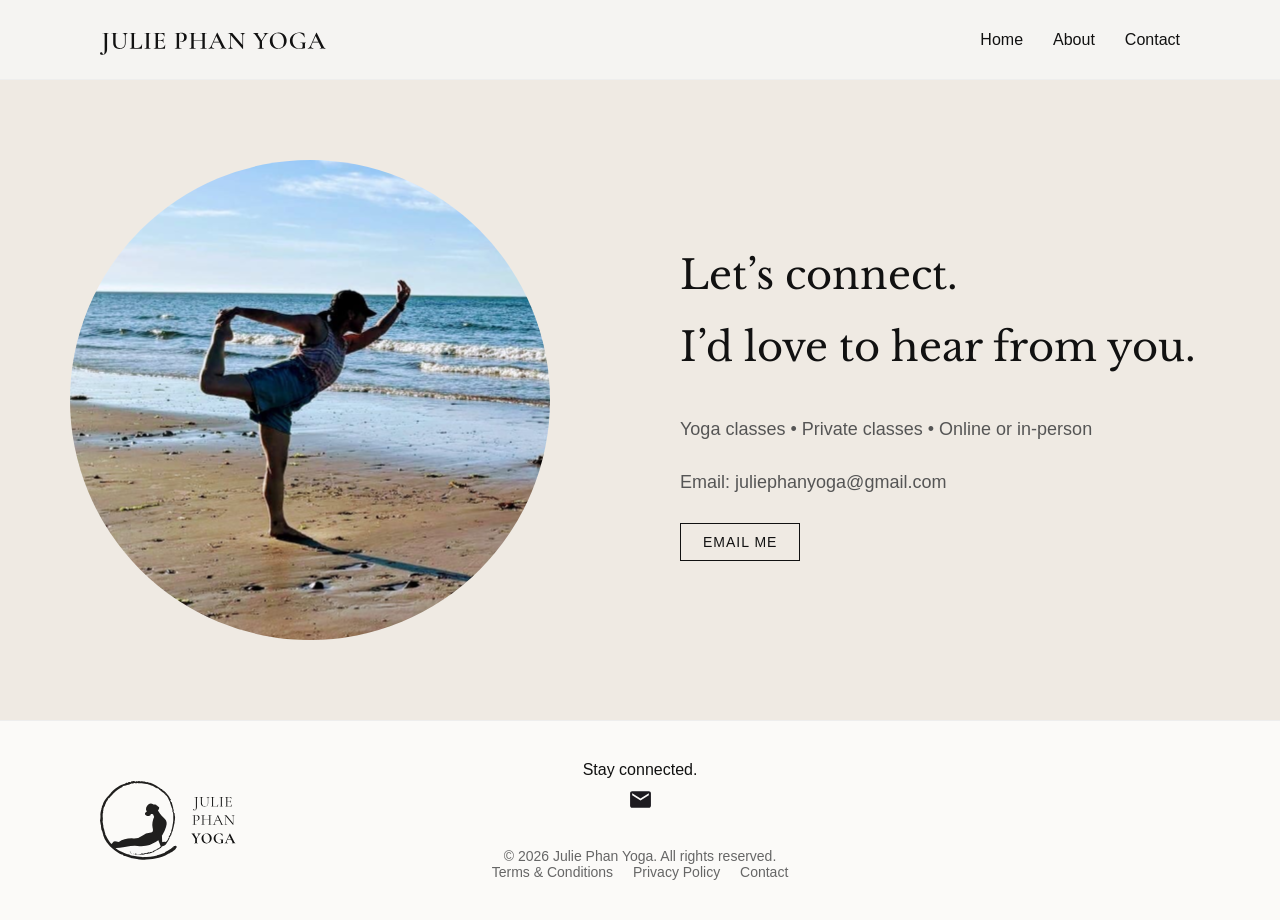
<file: contact.html>
<!DOCTYPE html>
<html lang="en">
<head>
  <meta charset="UTF-8">
  <meta name="viewport" content="width=device-width, initial-scale=1.0">
  <title>Contact | Yoga</title>
  <link rel="stylesheet" href="styles/style.css">
</head>

<body>

<!-- HEADER -->
<header class="header">
  <div class="container header-inner">

    <a href="index.html" class="logo">
      <img src="images/name-logo.svg" alt="Yoga Image">
    </a>

    <nav class="nav" id="navMenu">
      <a href="index.html">Home</a>
      <a href="about.html">About</a>
      <a href="contact.html">Contact</a>
    </nav>

    <button class="burger" id="burgerBtn">☰</button>

  </div>
</header>

<!-- CONTACT HERO (your reused hero section) -->
<section class="hero contact-hero">

  <div class="hero-image">
    <img src="images/hero1.svg" alt="Yoga Image">
  </div>

  <div class="hero-text">

    <h2>
      Let’s connect.<br>
      I’d love to hear from you.
    </h2>

    <p>
      Yoga classes • Private classes • Online or in-person
    </p>

    <p style="margin-top: 20px;">
      Email: juliephanyoga@gmail.com<br>
    </p>

    <a href="mailto:yourname@email.com" class="about-button">
      Email Me
    </a>

  </div>

</section>

<!-- FOOTER -->
<footer class="footer">

  <div class="container footer-inner">

    <div class="footer-logo">
      <img src="images/logo-footer.svg" alt="Footer Logo">
    </div>

    <div class="footer-center">

      <div class="footer-contact">
        <p class="stay">Stay connected.</p>

        <div class="icons">
          <a href="#">
            <img src="images/mail.svg" alt="Email icon">
          </a>
        </div>

      </div>

      <div class="footer-bottom">
  <p>© 2026 Julie Phan Yoga. All rights reserved.</p>

  <p>
    <a href="terms.html">Terms & Conditions</a>
    <a href="privacy.html">Privacy Policy</a>
    <a href="contact.html">Contact</a>
  </p>
</div>

    </div>

  </div>

</footer>

<script src="js/menu.js"></script>
</body>
</html>
</file>
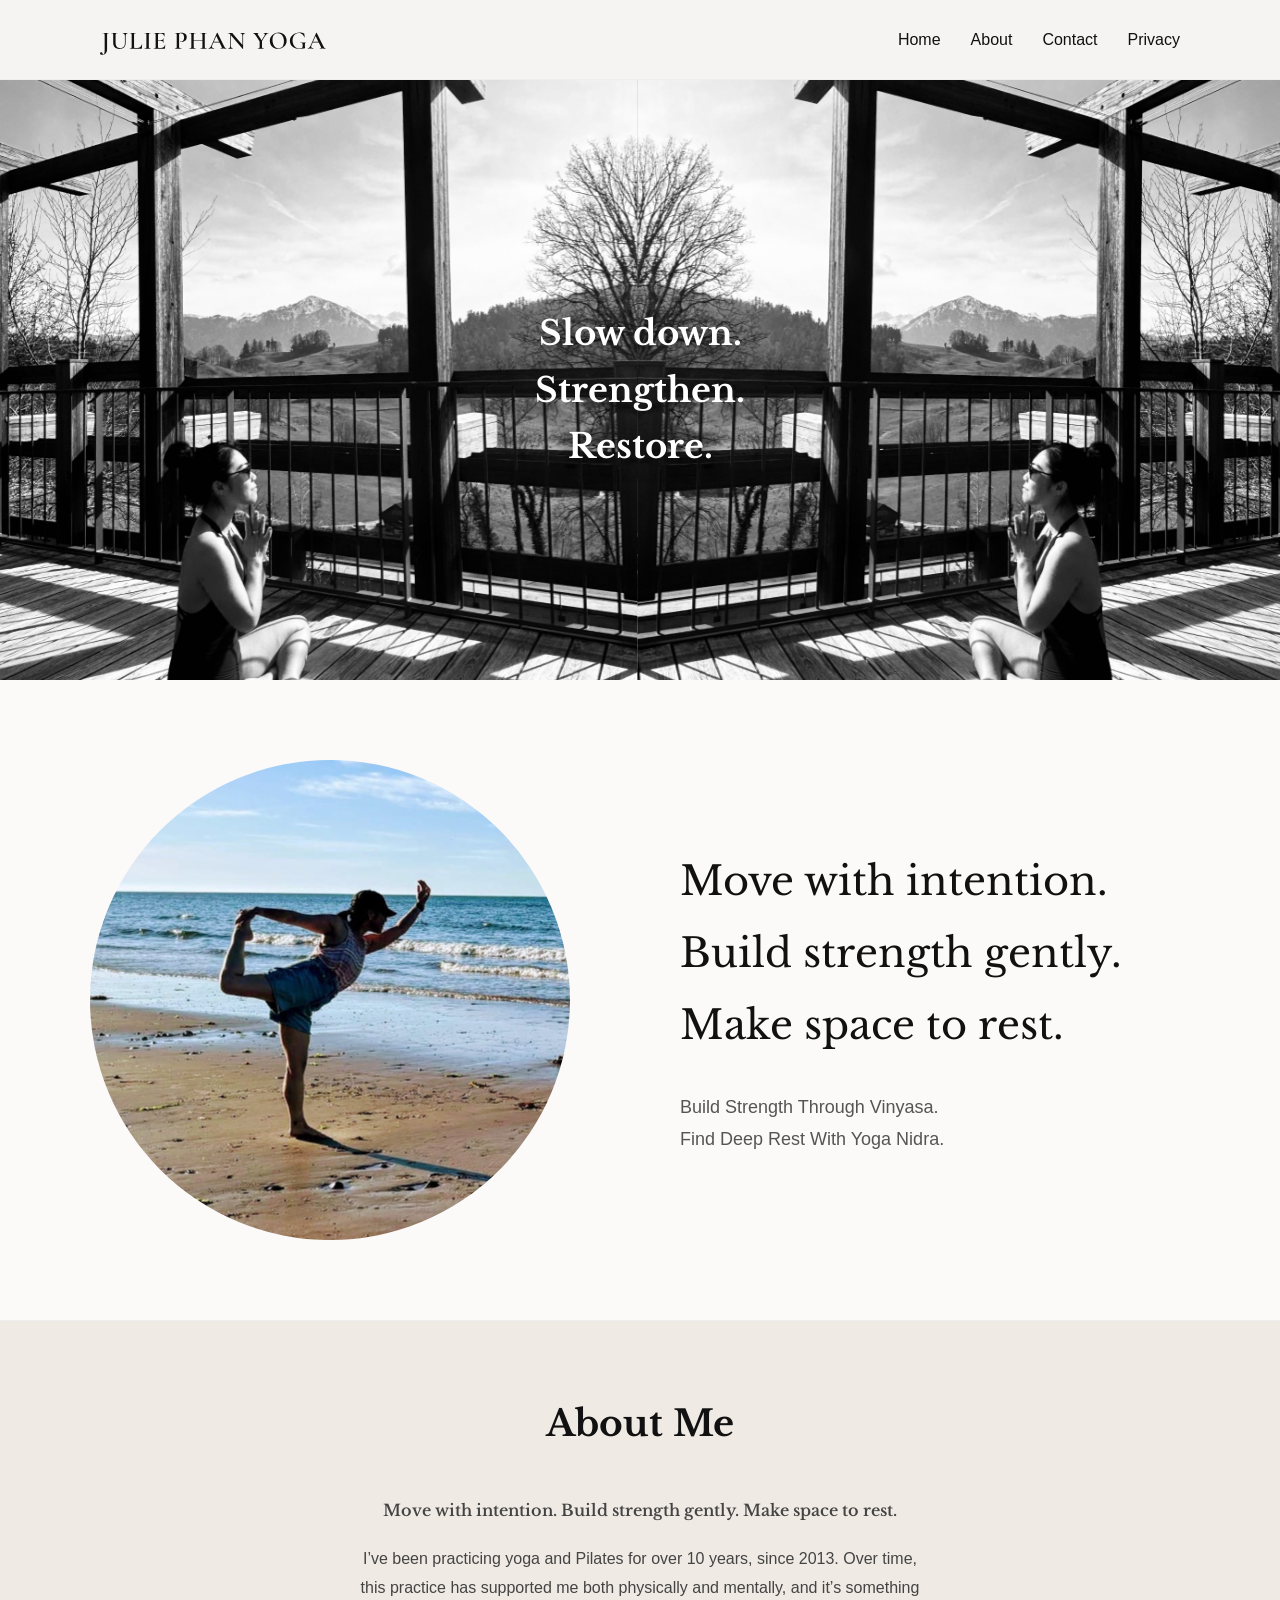
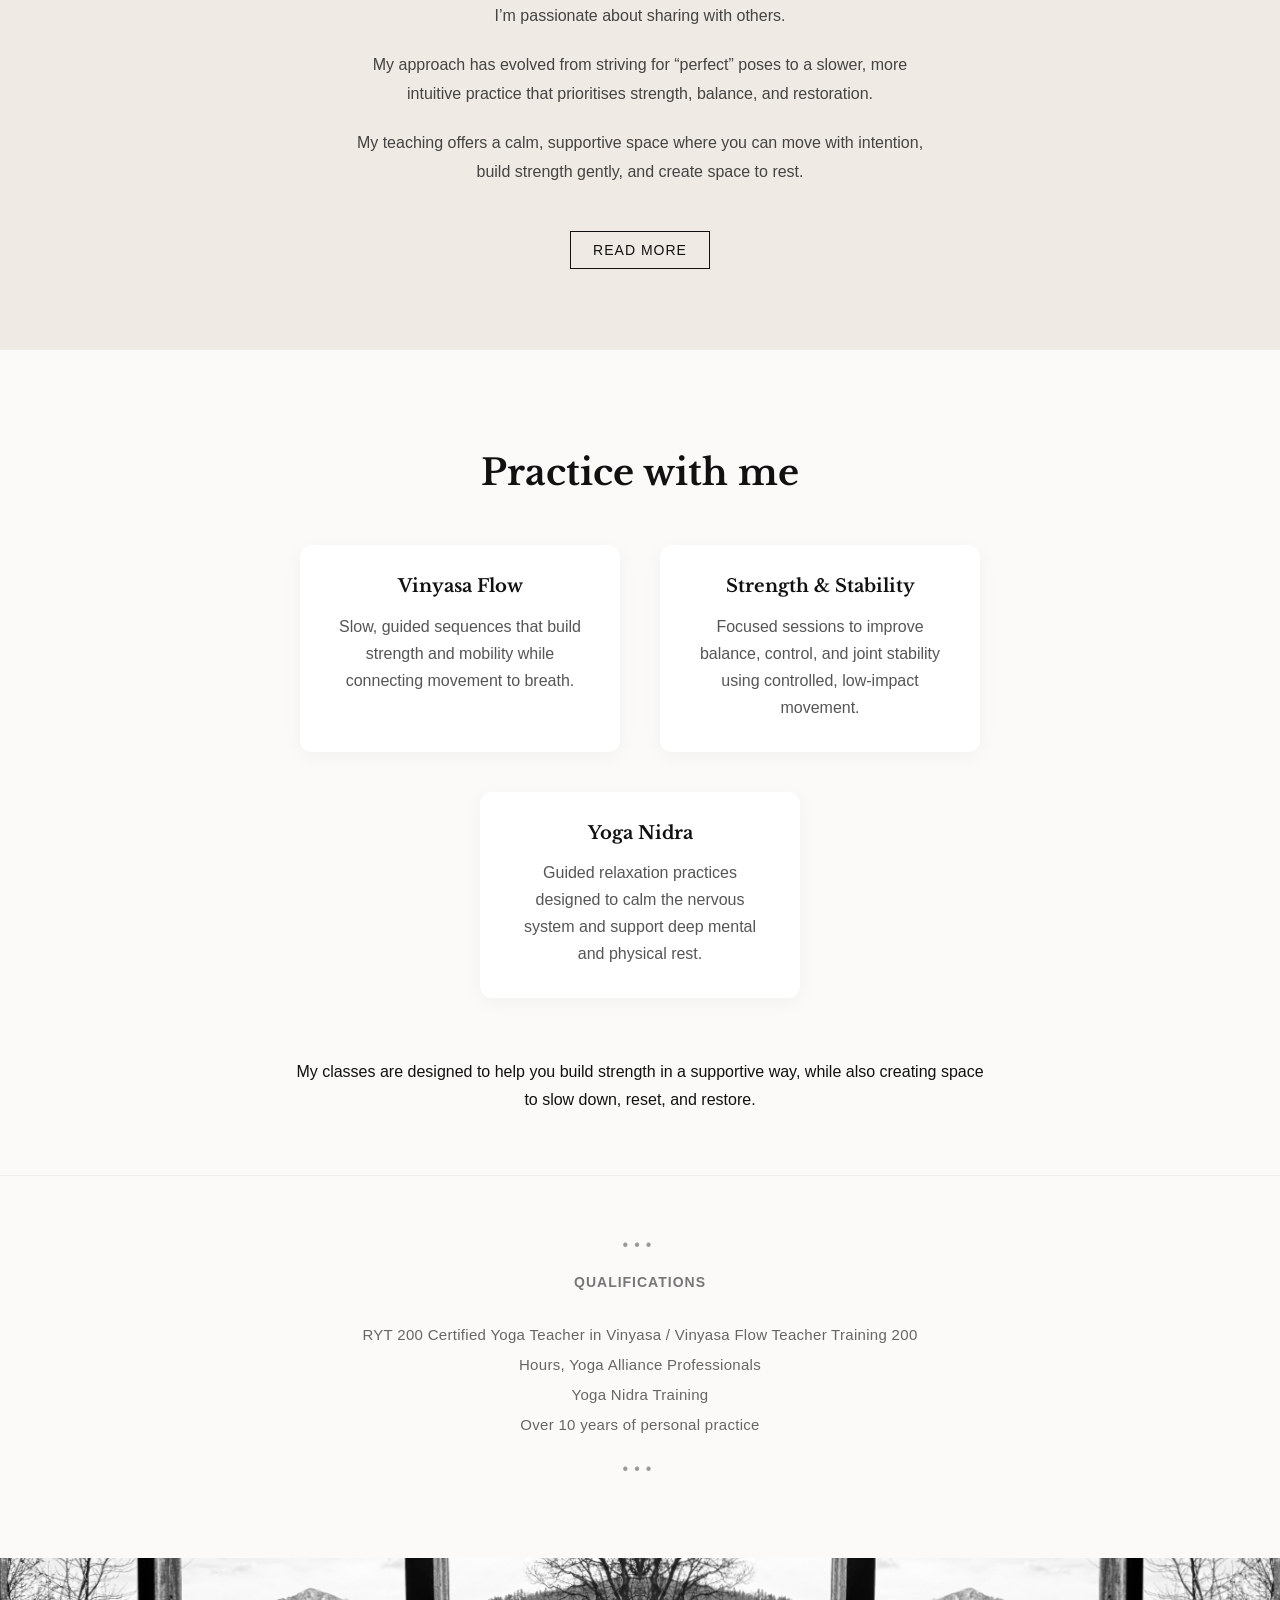
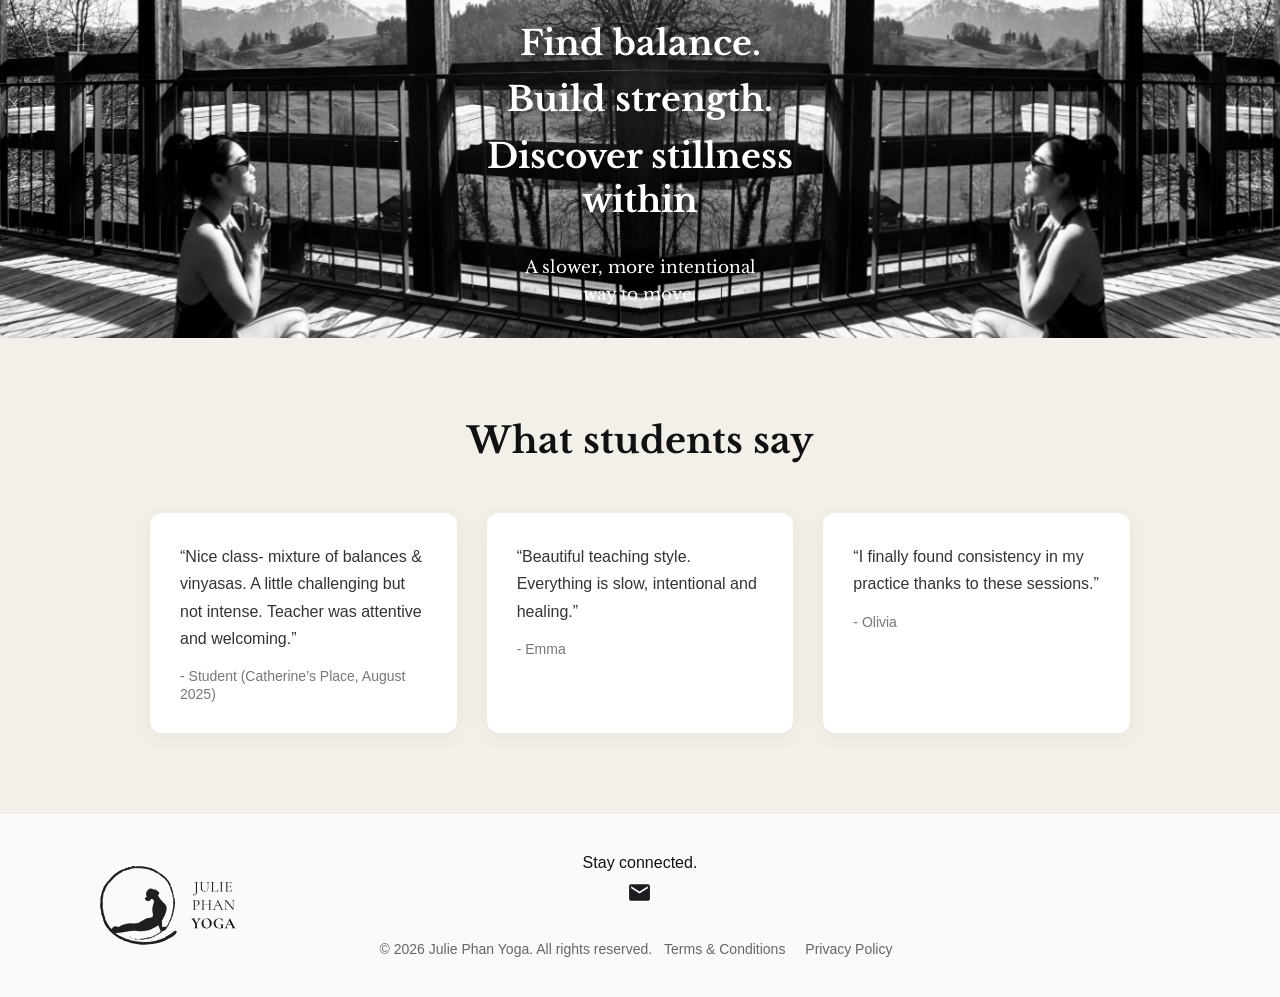
<file: FULL-ALL.html>
<!DOCTYPE html>
<html lang="en">
<head>
  <meta charset="UTF-8">
  <meta name="viewport" content="width=device-width, initial-scale=1.0">
  <title>Yoga Website</title>
  <link rel="stylesheet" href="styles/style.css">
</head>

<body>

<header class="header">
  <div class="container header-inner">

   <a href="index.html" class="logo">
  <img src="images/name-logo.svg" alt="Yoga Image">
</a>

    

    <!-- NAV -->
    <nav class="nav" id="navMenu">
      <a href="index.html">Home</a>
      <a href="about.html">About</a>
      <a href="contact.html">Contact</a>
      <a href="privacy.html">Privacy</a>
    </nav>

    <!-- BURGER -->
    <button class="burger" id="burgerBtn">☰</button>

  </div>
</header>


<!-- TOP IMAGE -->
  <!-- FIRST FULL IMAGE -->
<section class="full-image full-image--hero">
  <picture>
    <source srcset="images/image-mobile2.svg" media="(max-width: 768px)">
    <img src="images/mirror-image.svg" alt="Yoga closing image">
  </picture>

  <div class="full-image-content">
    <h2>Slow down.</h2>
<h2>Strengthen.</h2>
<h2>Restore.</h2>
  </div>

</section>
<!-- HERO SECTION -->
<section class="hero">

  <div class="hero-image">
    <img src="images/hero1.svg" alt="Yoga Image">
  </div>

  <div class="hero-text">
<h2>
  Move with intention.<br>
  Build strength gently.<br>
  Make space to rest.
</h2>
    <p>
      Build Strength Through Vinyasa.<br>
      Find Deep Rest With Yoga Nidra.
    </p>
  </div>

</section>

<!-- ABOUT -->
<section class="about">
  <div class="container about-inner">

    <h2>About Me</h2>

   <p class="hero-tagline">
  Move with intention. Build strength gently. Make space to rest.
</p>

    <p>
      I’ve been practicing yoga and Pilates for over 10 years, since 2013. Over time, this practice has supported me both physically and mentally, and it’s something I’m passionate about sharing with others.
    </p>

    <p>
      My approach has evolved from striving for “perfect” poses to a slower, more intuitive practice that prioritises strength, balance, and restoration.
    </p>

    <p>
      My teaching offers a calm, supportive space where you can move with intention, build strength gently, and create space to rest.
    </p>

    <a href="about.html" class="about-button">
      Read more
    </a>

  </div>
</section>

<!-- OFFER -->
<section class="offer">

  <div class="offer-inner">

    <h2 class="practice-title">Practice with me</h2>


      <div class="offer-grid"> <div class="offer-item"> <h3>Vinyasa Flow</h3> <p>Slow, guided sequences that build strength and mobility while connecting movement to breath.</p> </div> <div class="offer-item"> <h3>Strength & Stability</h3> <p>Focused sessions to improve balance, control, and joint stability using controlled, low-impact movement.</p> </div> <div class="offer-item"> <h3>Yoga Nidra</h3> <p>Guided relaxation practices designed to calm the nervous system and support deep mental and physical rest.</p> </div> </div>

    <p class="offer-note">
      My classes are designed to help you build strength in a supportive way, while also creating space to slow down, reset, and restore.
    </p>


  </div>

</section>

<!-- QUALIFICATIONS -->

<section class="qualifications-section">

  <div class="container">

    <div class="dots">•••</div>
<h3 class="qualifications-title">Qualifications</h3>

<p class="qualifications">
  RYT 200 Certified Yoga Teacher in Vinyasa / Vinyasa Flow Teacher Training 200 Hours, Yoga Alliance Professionals<br>
  Yoga Nidra Training<br>
  Over 10 years of personal practice
</p>
    <div class="dots">•••</div>


</section>


<!-- BOTTOM IMAGE -->
<section class="full-image full-image--closing">
  <picture>
    <source srcset="images/image-mobile2.svg" media="(max-width: 768px)">
    <img src="images/images-end.svg" alt="Yoga closing image">
  </picture>

  <div class="full-image-content">
   <h2>Find balance.</h2>
<h2>Build strength.</h2>
<h2>
  Discover stillness
  <span class="mobile-break">within</span>
  
</h2>
   <p class="full-image-subtext">
  A slower, more intentional<br>
  way to move.
</p>
  </div>

</section>

<!-- TESTIMONIALS -->
<section class="testimonials">

  <div class="container testimonials-inner">

    <h2>What students say</h2>

    <div class="testimonial-cards">

      <div class="testimonial">
        <p>“Nice class- mixture of balances & vinyasas. A little challenging but not intense. Teacher was attentive and welcoming.”</p>
        <span>- Student (Catherine’s Place, August 2025)</span>
      </div>

      <div class="testimonial">
        <p>“Beautiful teaching style. Everything is slow, intentional and healing.”</p>
        <span>- Emma</span>
      </div>

      <div class="testimonial">
        <p>“I finally found consistency in my practice thanks to these sessions.”</p>
        <span>- Olivia</span>
      </div>

    </div>

  </div>

</section>

<!-- FOOTER -->
<footer class="footer">

  <div class="container footer-inner">

    <div class="footer-logo">
      <img src="images/logo-footer.svg" alt="Footer Logo">
    </div>

    <div class="footer-center">

      <div class="footer-contact">
        <p class="stay">Stay connected.</p>

        <div class="icons">
          <a href="#">
            <img src="images/mail.svg" alt="Email icon">
          </a>
        </div>

      </div>

      <div class="footer-bottom">
        © 2026 Julie Phan Yoga. All rights reserved.
        <a href="terms.html">Terms & Conditions</a>
        <a href="privacy.html">Privacy Policy</a>
      </div>

    </div>

  </div>

</footer>
<script src="js/menu.js"></script>
</body>
</html>
</file>
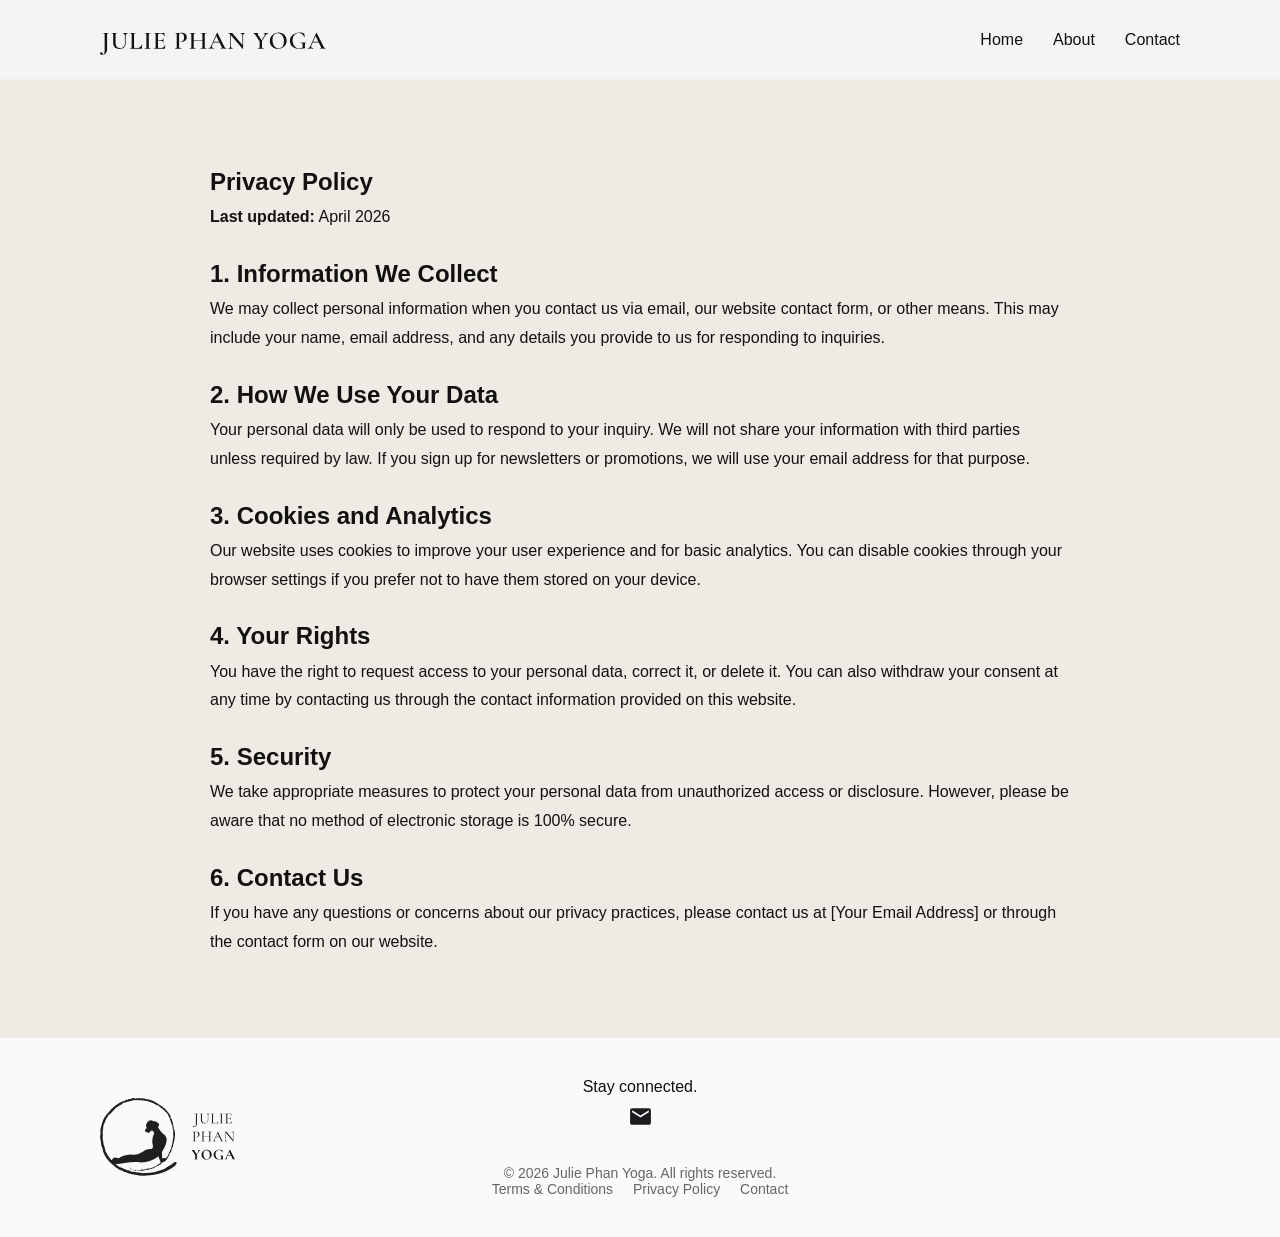
<file: privacy.html>
<!DOCTYPE html>

<html lang="en">
<head>
  <meta charset="UTF-8">
  <meta name="viewport" content="width=device-width, initial-scale=1.0">
  <title>Privacy Policy</title>
  <link rel="stylesheet" href="styles/style.css">
</head>

<body>

<header class="header">
  <div class="container header-inner">
   <a href="index.html" class="logo">
  <img src="images/name-logo.svg" alt="Yoga Image">
</a>

<nav class="nav" id="navMenu">
  <a href="index.html">Home</a>
  <a href="about.html">About</a>
  <a href="contact.html">Contact</a>
</nav>
 <!-- BURGER -->
    <button class="burger" id="burgerBtn">☰</button>
  </div>
</header>
<section class="legal">
  <div class="container legal-inner">

    <h1>Privacy Policy</h1>

    <p><strong>Last updated:</strong> April 2026</p>

    <h2>1. Information We Collect</h2>
    <p>We may collect personal information when you contact us via email, our website contact form, or other means. This may include your name, email address, and any details you provide to us for responding to inquiries.</p>

    <h2>2. How We Use Your Data</h2>
    <p>Your personal data will only be used to respond to your inquiry. We will not share your information with third parties unless required by law. If you sign up for newsletters or promotions, we will use your email address for that purpose.</p>

    <h2>3. Cookies and Analytics</h2>
    <p>Our website uses cookies to improve your user experience and for basic analytics. You can disable cookies through your browser settings if you prefer not to have them stored on your device.</p>

    <h2>4. Your Rights</h2>
    <p>You have the right to request access to your personal data, correct it, or delete it. You can also withdraw your consent at any time by contacting us through the contact information provided on this website.</p>

    <h2>5. Security</h2>
    <p>We take appropriate measures to protect your personal data from unauthorized access or disclosure. However, please be aware that no method of electronic storage is 100% secure.</p>

    <h2>6. Contact Us</h2>
    <p>If you have any questions or concerns about our privacy practices, please contact us at [Your Email Address] or through the contact form on our website.</p>

  </div>
</section>

<footer class="footer">
  <div class="container footer-inner">


<div class="footer-logo">
  <img src="images/logo-footer.svg" alt="Footer Logo">
</div>

<div class="footer-center">

  <div class="footer-contact">
    <p class="stay">Stay connected.</p>

    <div class="icons">
      <a href="#">
        <img src="images/mail.svg" alt="Email icon">
      </a>
    </div>
  </div>

  <div class="footer-bottom">
  <p>© 2026 Julie Phan Yoga. All rights reserved.</p>

  <p>
    <a href="terms.html">Terms & Conditions</a>
    <a href="privacy.html">Privacy Policy</a>
    <a href="contact.html">Contact</a>
  </p>
</div>

</div>

  </div>
</footer>
<script src="js/menu.js"></script>
</body>
</html>
</file>
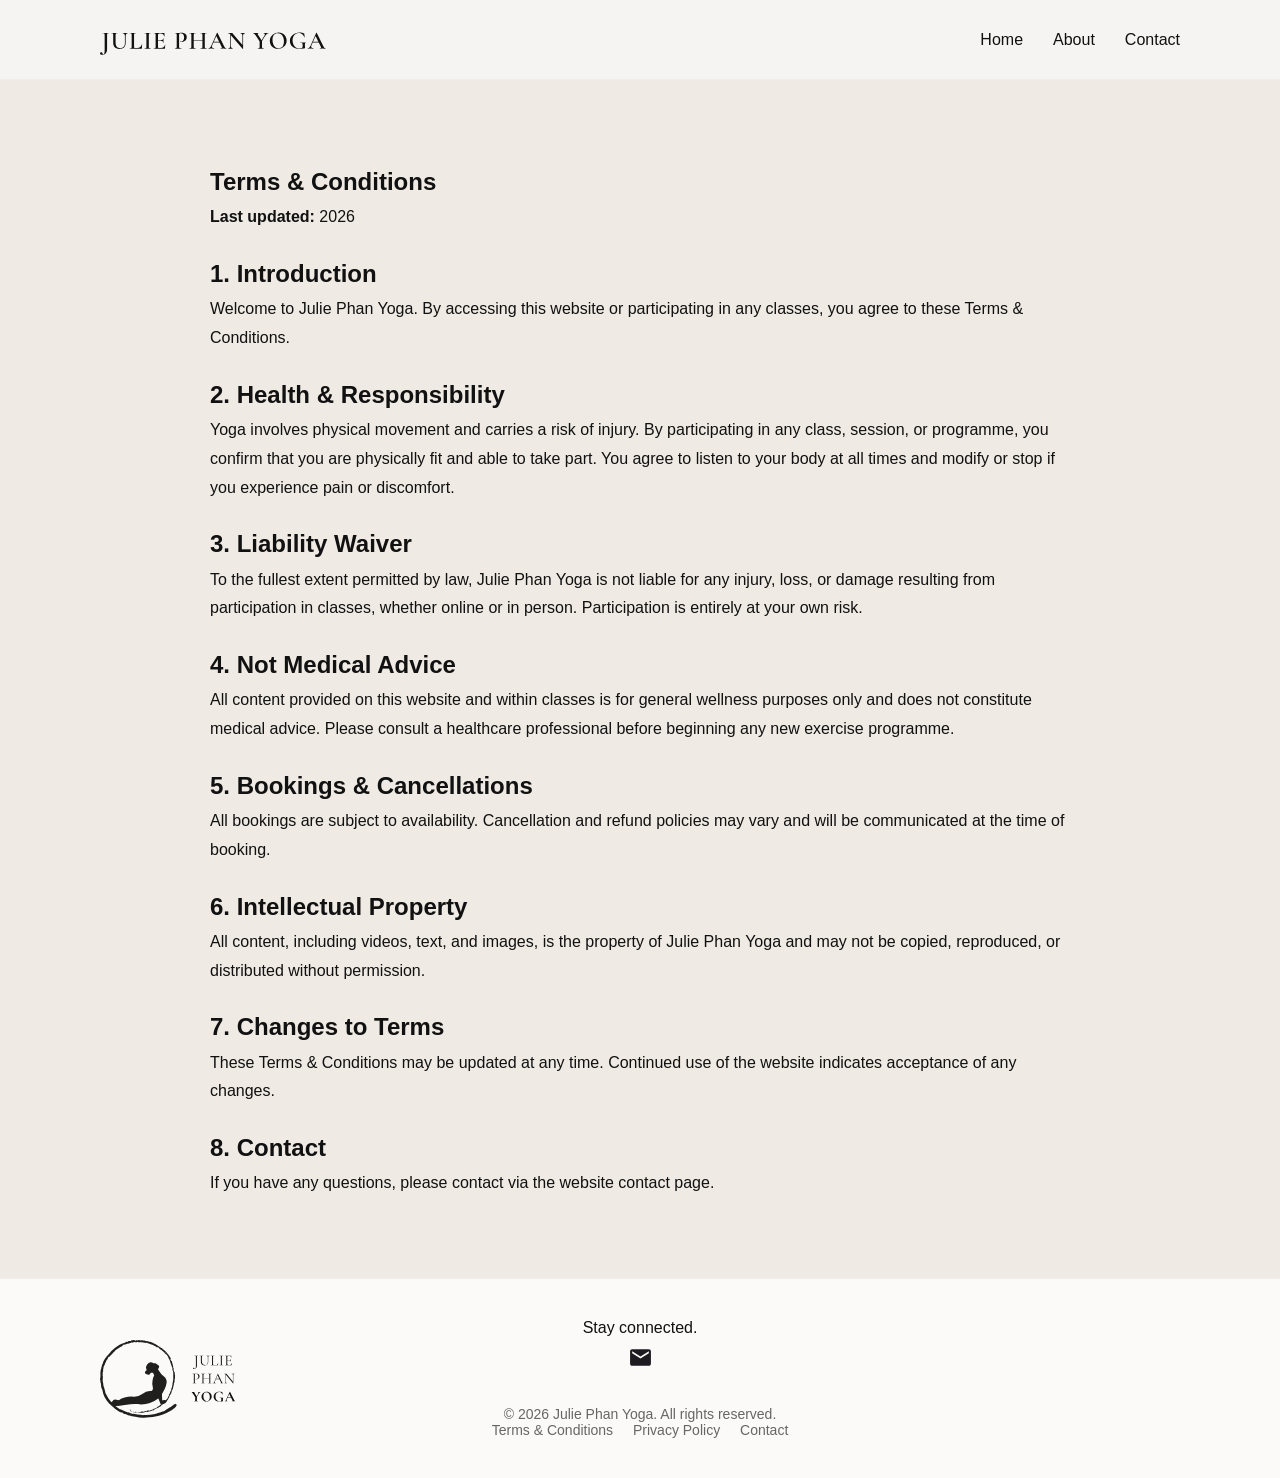
<file: terms.html>
<!DOCTYPE html>
<html lang="en">
<head>
  <meta charset="UTF-8">
  <meta name="viewport" content="width=device-width, initial-scale=1.0">
  <title>Terms & Conditions</title>


  <link rel="stylesheet" href="styles/style.css">
</head>

<body>

  <!-- HEADER -->
  <header class="header">
    <div class="container header-inner">

    <a href="index.html" class="logo">
  <img src="images/name-logo.svg" alt="Yoga Image">
</a>

    <nav class="nav" id="navMenu">
  <a href="index.html">Home</a>
  <a href="about.html">About</a>
  <a href="contact.html">Contact</a>
</nav>
      <!-- BURGER -->
    <button class="burger" id="burgerBtn">☰</button>

    </div>
  </header>

  <!-- TERMS CONTENT -->
  <section class="legal">

    <div class="container legal-inner">

      <h1>Terms & Conditions</h1>
      <p><strong>Last updated:</strong> 2026</p>

      <h2>1. Introduction</h2>
      <p>
        Welcome to Julie Phan Yoga. By accessing this website or participating in any classes, you agree to these Terms & Conditions.
      </p>

      <h2>2. Health & Responsibility</h2>
 <p>
  Yoga involves physical movement and carries a risk of injury. By participating in any class, session, or programme, you confirm that you are physically fit and able to take part.  
  You agree to listen to your body at all times and modify or stop if you experience pain or discomfort.
</p>

      <h2>3. Liability Waiver</h2>
   <p>
  To the fullest extent permitted by law, Julie Phan Yoga is not liable for any injury, loss, or damage resulting from participation in classes, whether online or in person.
  Participation is entirely at your own risk.
</p>

      <h2>4. Not Medical Advice</h2>
      <p>
        All content provided on this website and within classes is for general wellness purposes only and does not constitute medical advice. Please consult a healthcare professional before beginning any new exercise programme.
      </p>

      <h2>5. Bookings & Cancellations</h2>
      <p>
        All bookings are subject to availability. Cancellation and refund policies may vary and will be communicated at the time of booking.
      </p>

      <h2>6. Intellectual Property</h2>
      <p>
        All content, including videos, text, and images, is the property of Julie Phan Yoga and may not be copied, reproduced, or distributed without permission.
      </p>

      <h2>7. Changes to Terms</h2>
      <p>
        These Terms & Conditions may be updated at any time. Continued use of the website indicates acceptance of any changes.
      </p>

      <h2>8. Contact</h2>
      <p>
        If you have any questions, please contact via the website contact page.
      </p>

    </div>

  </section>

<footer class="footer">
  <div class="container footer-inner">


<div class="footer-logo">
  <img src="images/logo-footer.svg" alt="Footer Logo">
</div>

<div class="footer-center">

  <div class="footer-contact">
    <p class="stay">Stay connected.</p>

    <div class="icons">
      <a href="#">
        <img src="images/mail.svg" alt="Email icon">
      </a>
    </div>
  </div>

  <div class="footer-bottom">
  <p>© 2026 Julie Phan Yoga. All rights reserved.</p>

  <p>
    <a href="terms.html">Terms & Conditions</a>
    <a href="privacy.html">Privacy Policy</a>
    <a href="contact.html">Contact</a>
  </p>
</div>

</div>

  </div>
</footer>

  <script src="js/menu.js"></script>

</body>
</html>
</file>
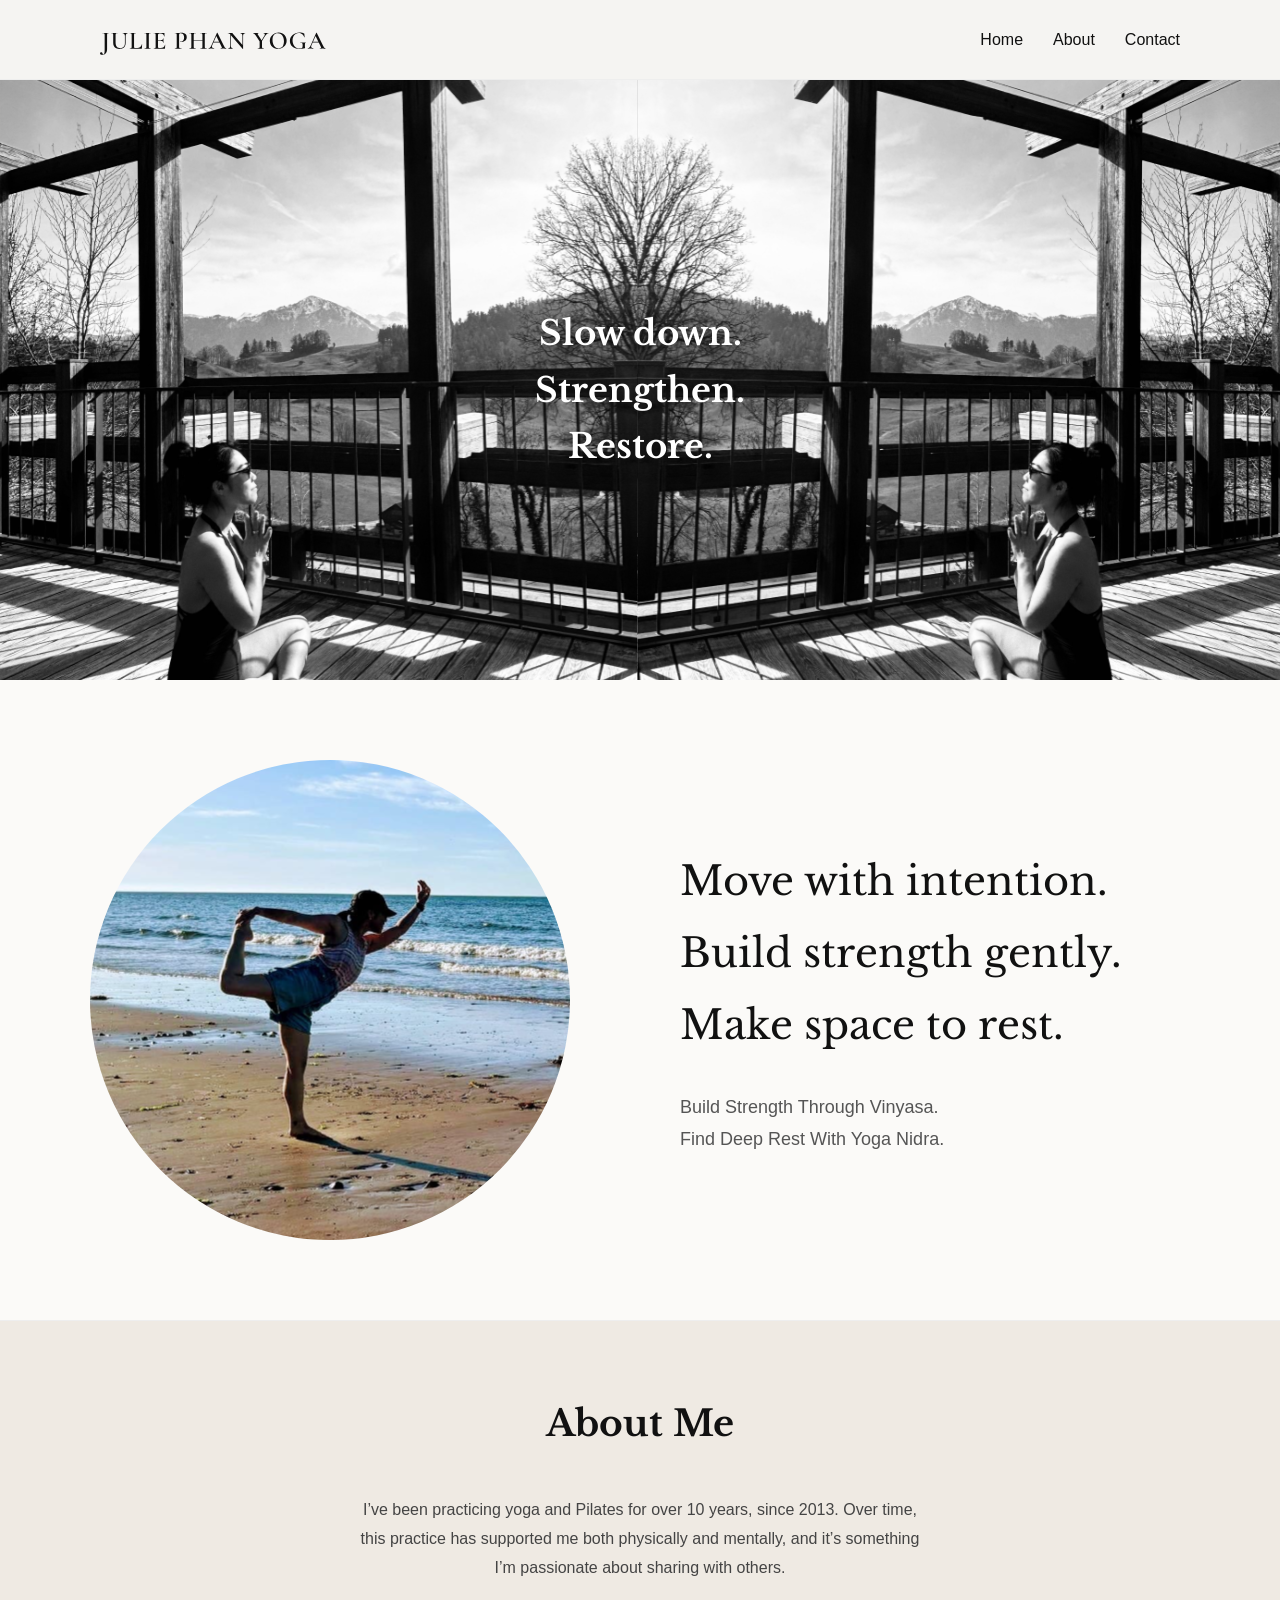
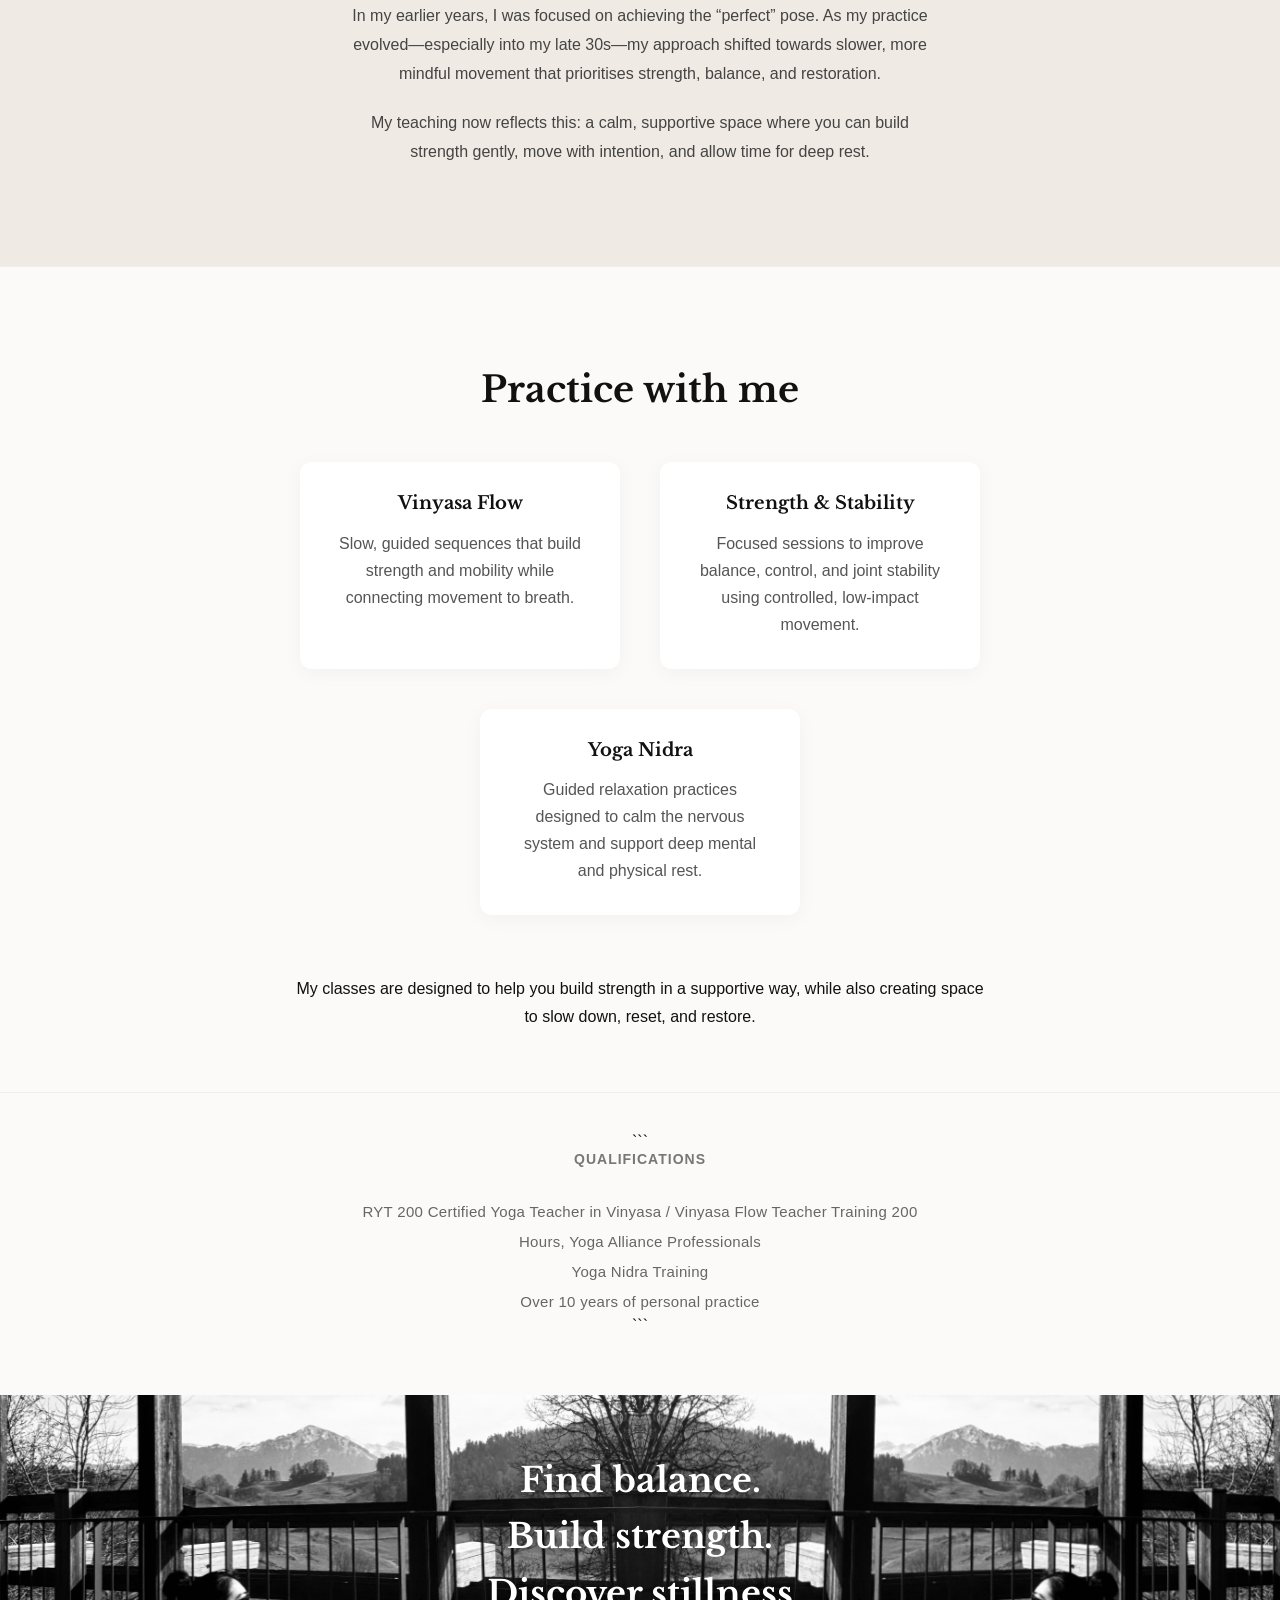
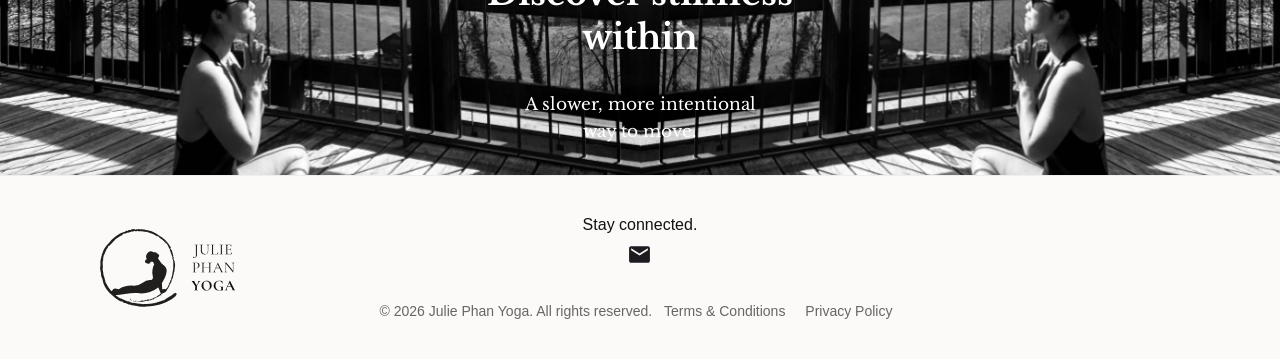
<file: test copy.html>
<!DOCTYPE html>
<html lang="en">
<head>
  <meta charset="UTF-8">
  <meta name="viewport" content="width=device-width, initial-scale=1.0">
  <title>Yoga Website</title>
  <link rel="stylesheet" href="styles/style.css">
</head>

<body>

<header class="header">
  <div class="container header-inner">

    <div class="logo">
      <img src="images/name-logo.svg" alt="Yoga Image">
    </div>

    <nav class="nav">
      <a href="#">Home</a>
      <a href="#">About</a>
      <a href="#">Contact</a>
    </nav>

  </div>
</header>


<!-- TOP IMAGE -->
  <!-- FIRST FULL IMAGE -->
<section class="full-image full-image--hero">
  <picture>
    <source srcset="images/image-mobile2.svg" media="(max-width: 768px)">
    <img src="images/mirror-image.svg" alt="Yoga closing image">
  </picture>

  <div class="full-image-content">
    <h2>Slow down.</h2>
<h2>Strengthen.</h2>
<h2>Restore.</h2>
  </div>

</section>
<!-- HERO SECTION -->
<section class="hero">

  <div class="hero-image">
    <img src="images/hero1.svg" alt="Yoga Image">
  </div>

  <div class="hero-text">
<h2>
  Move with intention.<br>
  Build strength gently.<br>
  Make space to rest.
</h2>
    <p>
      Build Strength Through Vinyasa.<br>
      Find Deep Rest With Yoga Nidra.
    </p>
  </div>

</section>

<!-- ABOUT -->
<section class="about">
  <div class="container about-inner">

    <h2>About Me</h2>

    <p>
      I’ve been practicing yoga and Pilates for over 10 years, since 2013. Over time, this practice has supported me both physically and mentally, and it’s something I’m passionate about sharing with others.
    </p>

    <p>
      In my earlier years, I was focused on achieving the “perfect” pose. As my practice evolved—especially into my late 30s—my approach shifted towards slower, more mindful movement that prioritises strength, balance, and restoration.
    </p>

    <p>
      My teaching now reflects this: a calm, supportive space where you can build strength gently, move with intention, and allow time for deep rest.
    </p>

  </div>
</section>

<!-- OFFER -->
<section class="offer">

  <div class="offer-inner">

    <h2 class="practice-title">Practice with me</h2>


      <div class="offer-grid"> <div class="offer-item"> <h3>Vinyasa Flow</h3> <p>Slow, guided sequences that build strength and mobility while connecting movement to breath.</p> </div> <div class="offer-item"> <h3>Strength & Stability</h3> <p>Focused sessions to improve balance, control, and joint stability using controlled, low-impact movement.</p> </div> <div class="offer-item"> <h3>Yoga Nidra</h3> <p>Guided relaxation practices designed to calm the nervous system and support deep mental and physical rest.</p> </div> </div>

    <p class="offer-note">
      My classes are designed to help you build strength in a supportive way, while also creating space to slow down, reset, and restore.
    </p>


  </div>

</section>

<!-- QUALIFICATIONS -->

<section class="qualifications-section">

  <div class="container">

```
<h3 class="qualifications-title">Qualifications</h3>

<p class="qualifications">
  RYT 200 Certified Yoga Teacher in Vinyasa / Vinyasa Flow Teacher Training 200 Hours, Yoga Alliance Professionals<br>
  Yoga Nidra Training<br>
  Over 10 years of personal practice
</p>
```

  </div>

</section>


<!-- BOTTOM IMAGE -->
<section class="full-image full-image--closing">
  <picture>
    <source srcset="images/image-mobile2.svg" media="(max-width: 768px)">
    <img src="images/images-end.svg" alt="Yoga closing image">
  </picture>

  <div class="full-image-content">
   <h2>Find balance.</h2>
<h2>Build strength.</h2>
<h2>
  Discover stillness
  <span class="mobile-break">within</span>
  
</h2>
   <p class="full-image-subtext">
  A slower, more intentional<br>
  way to move.
</p>
  </div>

</section>


<!-- FOOTER -->
<footer class="footer">

  <div class="container footer-inner">

    <div class="footer-logo">
      <img src="images/logo-footer.svg" alt="Footer Logo">
    </div>

    <div class="footer-center">

      <div class="footer-contact">
        <p class="stay">Stay connected.</p>

        <div class="icons">
          <a href="#">
            <img src="images/mail.svg" alt="Email icon">
          </a>
        </div>

      </div>

      <div class="footer-bottom">
        © 2026 Julie Phan Yoga. All rights reserved.
        <a href="terms.html">Terms & Conditions</a>
        <a href="privacy.html">Privacy Policy</a>
      </div>

    </div>

  </div>

</footer>
<script src="js/menu.js"></script>

</body>
</html>
</file>
<file: styles/style.css>
/* =======================
   FONT IMPORT
======================= */
@import url('https://fonts.googleapis.com/css2?family=Libre+Baskerville:wght@400;700&display=swap');

/* =======================
   RESET
======================= */
* {
  margin: 0;
  padding: 0;
  box-sizing: border-box;
}

html, body {
  overflow-x: hidden;
   scroll-behavior: smooth;
}

a {
  color: inherit;
  text-decoration: none;
}

body {
  font-family: Arial, sans-serif;
  color: #111;
  background: #8e8981;
   padding-top: 80px;
}

PADDING HERE 
section {
  padding: 80px 60px;
}

.hero,
.about,
.legal,
.testimonials {
  padding: 80px 60px; /* Specific padding for these sections */
}

.full-image {
  padding: 0;  /* Removes padding from the full image sections */
}

/* =======================
   CONTAINER
======================= */
.container {
  max-width: 1200px;
  margin: 0 auto;
  padding: 0 60px;
}

/* =======================
   HEADER (FIXED STICKY)
======================= */
.header {
  position: fixed;
  top: 0;
  left: 0;
  width: 100%;
  z-index: 9999;

  background: rgba(251, 250, 248, 0.95);
  backdrop-filter: blur(6px);
  border-bottom: 1px solid #eee;

  height: 80px;
}

.header-inner {
  max-width: 1200px;
  margin: 0 auto;
  padding: 0 60px;
  height: 80px;
  display: flex;
  justify-content: space-between;
  align-items: center;
}

.logo img {
  height: 30px;
  width: auto;
  display: block;
}

.nav {
  display: flex;
  gap: 30px;
}

.nav a {
  text-decoration: none;
  color: #111;
  font-size: 16px;
}

.nav a:hover {
  opacity: 0.6;
}


/* =======================
   NAV ACTIVE STATE
======================= */

.nav a.active {
  opacity: 0.6;
  pointer-events: none;
}
/* =======================
   HERO
======================= */
.hero {
  display: flex;
  justify-content: center;
  align-items: center;
  gap: 80px;
  background: #fbfaf8;
  flex-wrap: wrap;
}

.hero-image {
  flex: 1;
  display: flex;
  justify-content: center;
}

.hero-image img {
  width: 100%;
  max-width: 480px;
  border-radius: 12px;
  object-fit: cover;
  display: block;
}

.hero-text {
  flex: 1;
  min-width: 300px;
}


.hero-text h2 {
  font-family: 'Libre Baskerville', serif;
  font-size: 40px;
  font-weight: 400;
  line-height: 1.8;
  margin-bottom: 30px;
}

.hero-text p {
  font-size: 18px;
  color: #555;
  line-height: 1.8;
  max-width: 420px;
}
.contact-hero {
  background: #efeae3; /* matches your about section tone */
  padding: 80px 20px;
}

/* =======================
   ABOUT
======================= */
.about {
  background: #efeae3;
  border-top: 1px solid #eee;
  border-bottom: 1px solid #eee;
}

.about-inner {
  max-width: 700px;
  margin: 0 auto;
  text-align: center;
}

.about h2,
.offer-inner h2,
.teaching-style h2,
.teaching-experience h2,
.testimonials-inner h2 {
  font-family: 'Libre Baskerville', serif;
  font-size: clamp(26px, 5vw, 36px);
  margin-bottom: 50px;
  text-align: center;
}

.about p {
  font-size: 16px;
  line-height: 1.8;
  color: #444;
  margin-bottom: 20px;
}

.about-button {
  display: inline-block;
  margin-top: 25px;
  padding: 10px 22px;
  border: 1px solid #111;
  font-size: 14px;
  letter-spacing: 1px;
  text-transform: uppercase;
  color: #111;
  transition: 0.3s ease;
}

.about-button:hover {
  background: #111;
  color: #fff;
}

.hero-tagline {
  font-family: 'Libre Baskerville', serif;
  font-weight: 600;
  font-size: 18px;
  line-height: 1.6;
  color: #333;
}

.teaching-style,
.teaching-experience {
  text-align: center;
}

.teaching-style .container,
.teaching-experience .container {
  max-width: 700px;
  margin: 0 auto;
}

.teaching-style h2,
.teaching-experience h2 {
  font-family: 'Libre Baskerville', serif;
  font-size: clamp(26px, 5vw, 36px);
  margin-bottom: 50px;
}

.teaching-style p,
.teaching-experience p {
  font-size: 16px;
  line-height: 1.8;
  color: #444;
  margin-bottom: 20px;
}

.teaching-experience {
  background: #fbfaf8;
  padding: 80px 0;
}
.teaching-style {
  background: #efeae3;
  padding: 80px 0;
}

/* =======================
   FULL IMAGE (BASE - ALL DEVICES)
======================= */
.full-image {
  position: relative;
  width: 100%;
  margin-top: 0px;
  overflow: hidden;
}

.full-image--hero picture,
.full-image--hero img {
  width: 100%;
  height: 750px;
  object-fit: cover;
  display: block;
}

.full-image--closing picture,
.full-image--closing img {
  width: 100%;
  height: 450px;
  object-fit: cover;
  display: block;

  object-position: center 78%;
}

/* overlay base */
.full-image-content {
  position: absolute;
  inset: 0;

  display: flex;
  flex-direction: column;
  justify-content: flex-end;
  align-items: center;
  text-align: center;

  color: #fff;
  z-index: 2;
}

/* =======================
   DESKTOP (DEFAULT)
======================= */

/* HERO IMAGE (FIRST) → text higher */
.full-image--hero .full-image-content {
  padding-bottom: 260px;
}

/* CLOSING IMAGE (SECOND) → lower */
.full-image--closing .full-image-content {
  padding-bottom: 96px;
}

.full-image--closing h2 {
  opacity: 0.9;
}

/* heading */
.full-image-content h2 {
  font-family: 'Libre Baskerville', serif;
  font-size: 40px;
  font-weight: 700;
  margin-bottom: 12px;
  line-height: 1.3;
    color: #ffffff; 
  opacity: 1;     
     text-shadow: 0 4px 20px rgba(0,0,0,0.6);
}


/* subtext */
.full-image-subtext {
  font-family: 'Libre Baskerville', serif;
  font-size: 18px;
  font-weight: 400;
  line-height: 1.6;
  opacity: 0.9;
  margin-top: 20px;
    color: #ffffff;
  opacity: 1;  
    text-shadow: 0 4px 20px rgba(0,0,0,0.6);
}

.legal {
  max-width: 100%;
  margin: 0 auto;
line-height: 1.8;
background: #efeae3;
}

.legal h2 {
  margin-top: 20px;
  margin-bottom: 0px;
}

.legal .container {
  max-width: 980px;
}
/* =======================
   MOBILE LINE BREAK UTILITY
======================= */
.mobile-break {
  display: inline;
}

/* =======================
   TABLET (1023px and below)
======================= */
@media (max-width: 1023px) {

  section {
    padding: 80px 60px;
  }

}

  /* HERO IMAGE */
  .full-image--hero picture,
  .full-image--hero img {
    height: 600px;
  }

  .full-image--hero .full-image-content {
    padding-bottom: 200px;
  }

  /* CLOSING IMAGE */
  .full-image--closing picture,
  .full-image--closing img {
    height: 380px;
    object-position: center 70%;
  }

  .full-image--closing .full-image-content {
    padding-bottom: 30px;
  }

  /* TEXT */
  .full-image-content h2 {
    font-size: 34px;
  }

  .full-image-subtext {
    font-size: 17px;
  }

/* =======================
   MOBILE (768px and below)
======================= */
@media (max-width: 768px) {

  /* HERO IMAGE */
  .full-image--hero picture,
  .full-image--hero img {
    height: 420px; 
    object-position: center 50%; 
  }

  /* CLOSING IMAGE */
  .full-image--closing picture,
  .full-image--closing img {
    height: 350px; 
    object-position: center 60%; 
  }

  /* Adjusting padding for full-image content */
  .full-image--hero .full-image-content {
    padding-bottom: 140px; 
  }

  .full-image--closing .full-image-content {
    padding-bottom: 77px; 
  }

  /* Hero and closing text */
  .full-image-content h2 {
    font-size: 28px; 
    line-height: 1.4;
  }

  .full-image-subtext {
    font-size: 14px; 
  }

  /* Adjust closing text */
  .full-image--closing h2 {
    font-size: 24px; 
    line-height: 1.2;
  }

  /* Break word properly for mobile */
  .mobile-break {
    display: block; /* Ensures text breaks properly on small screens */
  }
}



  /* ✅ FORCE LINE BREAK ONLY ON MOBILE */
  .mobile-break {
    display: block;
  }


/* =======================
   MOBILE: RIGHT ALIGN TEXT
======================= */
@media (max-width: 768px) { 

  .full-image-content {
    align-items: flex-end;
    text-align: right;
    padding-right: 20px;
    padding-left: 20px;
  }

}


/* =======================
   TESTIMONIALS
======================= */
.testimonials {
  background: #f3f0ea;
}

.testimonials-inner {
  max-width: 1100px;
  margin: 0 auto;
  text-align: center;
}

.testimonial-cards {
  display: flex;
  gap: 30px;
  justify-content: center;
  flex-wrap: wrap;
  margin-top: 10px;
}

.testimonial {
  background: #fff;
  padding: 30px;
  border-radius: 12px;
  box-shadow: 0 4px 20px rgba(0,0,0,0.05);
  flex: 1;
  min-width: 250px;
  max-width: 320px;
  text-align: left;
}

.testimonial p {
  font-size: 16px;
  color: #333;
  margin-bottom: 15px;
  line-height: 1.7;
}

.testimonial span {
  font-size: 14px;
  color: #777;
}

/* =======================
   OFFER
======================= */
.offer {
  padding: 100px 60px 40px;
  background: #fbfaf8;
}

.offer-inner {
  max-width: 700px;
  margin: 0 auto;
  text-align: center; 
}

.offer-grid {
  display: flex;
  gap: 40px;
  justify-content: center;
  flex-wrap: wrap;
  margin-top: 10px;
  margin-bottom: 60px;
}

.offer-item {
  background: #fff;
  padding: 30px;
  border-radius: 12px;
  max-width: 320px;
  box-shadow: 0 4px 20px rgba(0,0,0,0.04);
}

.offer-item h3 {
  font-size: 18px;
  margin-bottom: 14px;
  font-family: 'Libre Baskerville', serif;
  font-weight: 700;
  line-height: 1.3;
}

.offer-item p {
  font-size: 16px;
  color: #555;
  line-height: 1.7;
}

.offer-note {
  font-size: 16px; 
  line-height: 1.8; 
  margin: 0 auto 20px; 
  text-align: center; 
  max-width: 700px; 
}

/* =======================
   QULAIFICATIONS
======================= */

.qualifications-section {
  padding: 40px 60px 60px;
  text-align: center;
  background: #fbfaf8;
  border-top: 1px solid #eee; /* divider */
}
.qualifications-section .container {
  max-width: 700px;
}

.qualifications-title {
  font-size: 14px;
  letter-spacing: 1px;
  text-transform: uppercase;
  color: #777;
  margin-bottom: 10px;
}

.qualifications {
  margin-top: 30px;
  text-align: center;
  font-size: 15px;
  color: #666;
  line-height: 2;
  letter-spacing: 0.3px;
}

.dots {
  margin: 20px 0; /* 👈 space above and below dots */
  text-align: center;
  letter-spacing: 6px; /* optional: spreads dots nicely */
  color: #999; /* optional: softer look */
}

/* =======================
   FOOTER
======================= */
.footer {
  padding: 40px 20px;
  border-top: 1px solid #eee;
  background: #fbfaf8;
}

.footer-inner {
  max-width: 1200px;
  margin: 0 auto;
  display: grid;
  grid-template-columns: 1fr auto 1fr;
  align-items: center;
}

.footer-logo img {
  width: 140px;
  display: block;
}

.footer-center {
  display: flex;
  flex-direction: column;
  align-items: center;
  text-align: center;
  gap: 14px;
}

.footer-contact {
  display: flex;
  flex-direction: column;
  align-items: center;
  gap: 8px;
}

.icons {
  display: flex;
  justify-content: center;
  gap: 20px;
}

.icons a {
  color: #666;
  text-decoration: none;
}

.footer-bottom {
  font-size: 14px;
  color: #666;
  margin-top: 18px;
  white-space: normal;
}

.footer-bottom a {
  color: #666;
  text-decoration: none;
      margin: 0 8px;
}

.footer-bottom a:hover {
  opacity: 0.6;
}
/* =======================
   BURGER MENU
======================= */

.burger {
  display: none;
  font-size: 26px;
  background: none;
  border: none;
  cursor: pointer;
}

@media (max-width: 768px) {

  .burger {
    display: block;
  }

  .nav {
    position: absolute;
    top: 80px;
    right: 0;
    background: #fbfaf8;
    width: 100%;
    flex-direction: column;
    gap: 20px;
    padding: 20px;
    display: none;
    border-bottom: 1px solid #eee;
  }

  .nav.active {
    display: flex;
  }
}

/* =======================
   RESPONSIVE LAYOUT
======================= */
@media (max-width: 768px) {

  /* container spacing */
  .container {
    padding: 0 20px;
  }

  /* header override */
  .header .container {
    padding: 0 20px;
  }

  body {
    font-size: 16px;
  }

  .about,
  .offer,
  .hero, 
  .legal,
  .testimonials,
  .teaching-style,
  .teaching-experience {
    padding: 60px 10px;
  }

  .qualifications-section {
    padding: 30px 20px 60px;
  }

  .full-image {
    padding: 0;
  }

  /* headings */
 .about h2,
.offer-inner h2,
.teaching-style h2,
.teaching-experience h2,
.testimonials-inner h2 {
  font-size: 24px;
  line-height: 1.3;
}

  /* paragraph text */
  p {
    font-size: 15px;
    line-height: 1.7;
  }


 /* HERO */
  .hero {
    flex-direction: column;
    text-align: center;
  }

  .hero-text p { text-align: center; }

  .hero-text h2 {
    font-size: 28px;
    line-height: 1.8;
    
  }

 /* OFFER + TESTIMONIAL */
  .testimonial,
  .offer-item {
    width: 100%;
    max-width: 100%;
  }

  .testimonial-cards,
  .offer-grid {
    gap: 20px;
  }
  /* FOOTER */
  .footer-inner {
    display: flex;
    flex-direction: column;
    text-align: center;
    gap: 24px;
  }

   /* Full-width buttons on mobile */
  .about-button,
  .offer-item .button,
  .footer .button { /* Add specific button classes as needed */
    width: 100%;
    padding: 15px;
  }
}
</file>
<file: docs/styles/style.css>
/* =======================
   FONT IMPORT
======================= */
@import url('https://fonts.googleapis.com/css2?family=Libre+Baskerville:wght@400;700&display=swap');

/* =======================
   RESET
======================= */
* {
  margin: 0;
  padding: 0;
  box-sizing: border-box;
}

html, body {
  overflow-x: hidden;
   scroll-behavior: smooth;
}

a {
  color: inherit;
  text-decoration: none;
}

body {
  font-family: Arial, sans-serif;
  color: #111;
  background: #8e8981;
   padding-top: 80px;
}

PADDING HERE 
section {
  padding: 80px 60px;
}

.hero,
.about,
.legal,
.testimonials {
  padding: 80px 60px; /* Specific padding for these sections */
}

.full-image {
  padding: 0;  /* Removes padding from the full image sections */
}

/* =======================
   CONTAINER
======================= */
.container {
  max-width: 1200px;
  margin: 0 auto;
  padding: 0 60px;
}

/* =======================
   HEADER (FIXED STICKY)
======================= */
.header {
  position: fixed;
  top: 0;
  left: 0;
  width: 100%;
  z-index: 9999;

  background: rgba(251, 250, 248, 0.95);
  backdrop-filter: blur(6px);
  border-bottom: 1px solid #eee;

  height: 80px;
}

.header-inner {
  max-width: 1200px;
  margin: 0 auto;
  padding: 0 60px;
  height: 80px;
  display: flex;
  justify-content: space-between;
  align-items: center;
}

.logo img {
  height: 30px;
  width: auto;
  display: block;
}

.nav {
  display: flex;
  gap: 30px;
}

.nav a {
  text-decoration: none;
  color: #111;
  font-size: 16px;
}

.nav a:hover {
  opacity: 0.6;
}


/* =======================
   NAV ACTIVE STATE
======================= */

.nav a.active {
  opacity: 0.6;
  pointer-events: none;
}
/* =======================
   HERO
======================= */
.hero {
  display: flex;
  justify-content: center;
  align-items: center;
  gap: 80px;
  background: #fbfaf8;
  flex-wrap: wrap;
}

.hero-image {
  flex: 1;
  display: flex;
  justify-content: center;
}

.hero-image img {
  width: 100%;
  max-width: 480px;
  border-radius: 12px;
  object-fit: cover;
  display: block;
}

.hero-text {
  flex: 1;
  min-width: 300px;
}


.hero-text h2 {
  font-family: 'Libre Baskerville', serif;
  font-size: 40px;
  font-weight: 400;
  line-height: 1.8;
  margin-bottom: 30px;
}

.hero-text p {
  font-size: 18px;
  color: #555;
  line-height: 1.8;
  max-width: 420px;
}
.contact-hero {
  background: #efeae3; /* matches your about section tone */
  padding: 80px 20px;
}

/* =======================
   ABOUT
======================= */
.about {
  background: #efeae3;
  border-top: 1px solid #eee;
  border-bottom: 1px solid #eee;
}

.about-inner {
  max-width: 700px;
  margin: 0 auto;
  text-align: center;
}

.about h2,
.offer-inner h2,
.teaching-style h2,
.teaching-experience h2,
.testimonials-inner h2 {
  font-family: 'Libre Baskerville', serif;
  font-size: clamp(26px, 5vw, 36px);
  margin-bottom: 50px;
  text-align: center;
}

.about p {
  font-size: 16px;
  line-height: 1.8;
  color: #444;
  margin-bottom: 20px;
}

.about-button {
  display: inline-block;
  margin-top: 25px;
  padding: 10px 22px;
  border: 1px solid #111;
  font-size: 14px;
  letter-spacing: 1px;
  text-transform: uppercase;
  color: #111;
  transition: 0.3s ease;
}

.about-button:hover {
  background: #111;
  color: #fff;
}

.hero-tagline {
  font-family: 'Libre Baskerville', serif;
  font-weight: 600;
  font-size: 18px;
  line-height: 1.6;
  color: #333;
}

.teaching-style,
.teaching-experience {
  text-align: center;
}

.teaching-style .container,
.teaching-experience .container {
  max-width: 700px;
  margin: 0 auto;
}

.teaching-style h2,
.teaching-experience h2 {
  font-family: 'Libre Baskerville', serif;
  font-size: clamp(26px, 5vw, 36px);
  margin-bottom: 50px;
}

.teaching-style p,
.teaching-experience p {
  font-size: 16px;
  line-height: 1.8;
  color: #444;
  margin-bottom: 20px;
}

.teaching-experience {
  background: #fbfaf8;
  padding: 80px 0;
}
.teaching-style {
  background: #efeae3;
  padding: 80px 0;
}

/* =======================
   FULL IMAGE (BASE - ALL DEVICES)
======================= */
.full-image {
  position: relative;
  width: 100%;
  margin-top: 0px;
  overflow: hidden;
}

.full-image--hero picture,
.full-image--hero img {
  width: 100%;
  height: 750px;
  object-fit: cover;
  display: block;
}

.full-image--closing picture,
.full-image--closing img {
  width: 100%;
  height: 450px;
  object-fit: cover;
  display: block;

  object-position: center 78%;
}

/* overlay base */
.full-image-content {
  position: absolute;
  inset: 0;

  display: flex;
  flex-direction: column;
  justify-content: flex-end;
  align-items: center;
  text-align: center;

  color: #fff;
  z-index: 2;
}

/* =======================
   DESKTOP (DEFAULT)
======================= */

/* HERO IMAGE (FIRST) → text higher */
.full-image--hero .full-image-content {
  padding-bottom: 260px;
}

/* CLOSING IMAGE (SECOND) → lower */
.full-image--closing .full-image-content {
  padding-bottom: 96px;
}

.full-image--closing h2 {
  opacity: 0.9;
}

/* heading */
.full-image-content h2 {
  font-family: 'Libre Baskerville', serif;
  font-size: 40px;
  font-weight: 700;
  margin-bottom: 12px;
  line-height: 1.3;
    color: #ffffff; 
  opacity: 1;     
     text-shadow: 0 4px 20px rgba(0,0,0,0.6);
}


/* subtext */
.full-image-subtext {
  font-family: 'Libre Baskerville', serif;
  font-size: 18px;
  font-weight: 400;
  line-height: 1.6;
  opacity: 0.9;
  margin-top: 20px;
    color: #ffffff;
  opacity: 1;  
    text-shadow: 0 4px 20px rgba(0,0,0,0.6);
}

.legal {
  max-width: 100%;
  margin: 0 auto;
line-height: 1.8;
background: #efeae3;
}

.legal h2 {
  margin-top: 20px;
  margin-bottom: 0px;
}

.legal .container {
  max-width: 980px;
}
/* =======================
   MOBILE LINE BREAK UTILITY
======================= */
.mobile-break {
  display: inline;
}

/* =======================
   TABLET (1023px and below)
======================= */
@media (max-width: 1023px) {

  section {
    padding: 80px 60px;
  }

}

  /* HERO IMAGE */
  .full-image--hero picture,
  .full-image--hero img {
    height: 600px;
  }

  .full-image--hero .full-image-content {
    padding-bottom: 200px;
  }

  /* CLOSING IMAGE */
  .full-image--closing picture,
  .full-image--closing img {
    height: 380px;
    object-position: center 70%;
  }

  .full-image--closing .full-image-content {
    padding-bottom: 30px;
  }

  /* TEXT */
  .full-image-content h2 {
    font-size: 34px;
  }

  .full-image-subtext {
    font-size: 17px;
  }

/* =======================
   MOBILE (768px and below)
======================= */
@media (max-width: 768px) {

  /* HERO IMAGE */
  .full-image--hero picture,
  .full-image--hero img {
    height: 420px; 
    object-position: center 50%; 
  }

  /* CLOSING IMAGE */
  .full-image--closing picture,
  .full-image--closing img {
    height: 350px; 
    object-position: center 60%; 
  }

  /* Adjusting padding for full-image content */
  .full-image--hero .full-image-content {
    padding-bottom: 140px; 
  }

  .full-image--closing .full-image-content {
    padding-bottom: 77px; 
  }

  /* Hero and closing text */
  .full-image-content h2 {
    font-size: 28px; 
    line-height: 1.4;
  }

  .full-image-subtext {
    font-size: 14px; 
  }

  /* Adjust closing text */
  .full-image--closing h2 {
    font-size: 24px; 
    line-height: 1.2;
  }

  /* Break word properly for mobile */
  .mobile-break {
    display: block; /* Ensures text breaks properly on small screens */
  }
}



  /* ✅ FORCE LINE BREAK ONLY ON MOBILE */
  .mobile-break {
    display: block;
  }


/* =======================
   MOBILE: RIGHT ALIGN TEXT
======================= */
@media (max-width: 768px) { 

  .full-image-content {
    align-items: flex-end;
    text-align: right;
    padding-right: 20px;
    padding-left: 20px;
  }

}


/* =======================
   TESTIMONIALS
======================= */
.testimonials {
  background: #f3f0ea;
}

.testimonials-inner {
  max-width: 1100px;
  margin: 0 auto;
  text-align: center;
}

.testimonial-cards {
  display: flex;
  gap: 30px;
  justify-content: center;
  flex-wrap: wrap;
  margin-top: 10px;
}

.testimonial {
  background: #fff;
  padding: 30px;
  border-radius: 12px;
  box-shadow: 0 4px 20px rgba(0,0,0,0.05);
  flex: 1;
  min-width: 250px;
  max-width: 320px;
  text-align: left;
}

.testimonial p {
  font-size: 16px;
  color: #333;
  margin-bottom: 15px;
  line-height: 1.7;
}

.testimonial span {
  font-size: 14px;
  color: #777;
}

/* =======================
   OFFER
======================= */
.offer {
  padding: 100px 60px 40px;
  background: #fbfaf8;
}

.offer-inner {
  max-width: 700px;
  margin: 0 auto;
  text-align: center; 
}

.offer-grid {
  display: flex;
  gap: 40px;
  justify-content: center;
  flex-wrap: wrap;
  margin-top: 10px;
  margin-bottom: 60px;
}

.offer-item {
  background: #fff;
  padding: 30px;
  border-radius: 12px;
  max-width: 320px;
  box-shadow: 0 4px 20px rgba(0,0,0,0.04);
}

.offer-item h3 {
  font-size: 18px;
  margin-bottom: 14px;
  font-family: 'Libre Baskerville', serif;
  font-weight: 700;
  line-height: 1.3;
}

.offer-item p {
  font-size: 16px;
  color: #555;
  line-height: 1.7;
}

.offer-note {
  font-size: 16px; 
  line-height: 1.8; 
  margin: 0 auto 20px; 
  text-align: center; 
  max-width: 700px; 
}

/* =======================
   QULAIFICATIONS
======================= */

.qualifications-section {
  padding: 40px 60px 60px;
  text-align: center;
  background: #fbfaf8;
  border-top: 1px solid #eee; /* divider */
}
.qualifications-section .container {
  max-width: 700px;
}

.qualifications-title {
  font-size: 14px;
  letter-spacing: 1px;
  text-transform: uppercase;
  color: #777;
  margin-bottom: 10px;
}

.qualifications {
  margin-top: 30px;
  text-align: center;
  font-size: 15px;
  color: #666;
  line-height: 2;
  letter-spacing: 0.3px;
}

.dots {
  margin: 20px 0; /* 👈 space above and below dots */
  text-align: center;
  letter-spacing: 6px; /* optional: spreads dots nicely */
  color: #999; /* optional: softer look */
}

/* =======================
   FOOTER
======================= */
.footer {
  padding: 40px 20px;
  border-top: 1px solid #eee;
  background: #fbfaf8;
}

.footer-inner {
  max-width: 1200px;
  margin: 0 auto;
  display: grid;
  grid-template-columns: 1fr auto 1fr;
  align-items: center;
}

.footer-logo img {
  width: 140px;
  display: block;
}

.footer-center {
  display: flex;
  flex-direction: column;
  align-items: center;
  text-align: center;
  gap: 14px;
}

.footer-contact {
  display: flex;
  flex-direction: column;
  align-items: center;
  gap: 8px;
}

.icons {
  display: flex;
  justify-content: center;
  gap: 20px;
}

.icons a {
  color: #666;
  text-decoration: none;
}

.footer-bottom {
  font-size: 14px;
  color: #666;
  margin-top: 18px;
  white-space: normal;
}

.footer-bottom a {
  color: #666;
  text-decoration: none;
      margin: 0 8px;
}

.footer-bottom a:hover {
  opacity: 0.6;
}
/* =======================
   BURGER MENU
======================= */

.burger {
  display: none;
  font-size: 26px;
  background: none;
  border: none;
  cursor: pointer;
  color: #000;
  -webkit-tap-highlight-color: transparent;
}

@media (max-width: 768px) {
  .burger {
    display: block;
  }

   

  .nav {
    position: absolute;
    top: 80px;
    right: 0;
    background: #fbfaf8;
    width: 100%;
    flex-direction: column;
    gap: 20px;
    padding: 20px;
    display: none;
    border-bottom: 1px solid #eee;
  }

  .nav.active {
    display: flex;
  }
}

/* =======================
   RESPONSIVE LAYOUT
======================= */
@media (max-width: 768px) {

  /* container spacing */
  .container {
    padding: 0 20px;
  }

  /* header override */
  .header .container {
    padding: 0 20px;
  }

  body {
    font-size: 16px;
  }

  .about,
  .offer,
  .hero, 
  .legal,
  .testimonials,
  .teaching-style,
  .teaching-experience {
    padding: 60px 10px;
  }

  .qualifications-section {
    padding: 30px 20px 60px;
  }

  .full-image {
    padding: 0;
  }

  /* headings */
 .about h2,
.offer-inner h2,
.teaching-style h2,
.teaching-experience h2,
.testimonials-inner h2 {
  font-size: 24px;
  line-height: 1.3;
}

  /* paragraph text */
  p {
    font-size: 15px;
    line-height: 1.7;
  }


 /* HERO */
  .hero {
    flex-direction: column;
    text-align: center;
  }

  .hero-text p { text-align: center; }

  .hero-text h2 {
    font-size: 28px;
    line-height: 1.8;
    
  }

 /* OFFER + TESTIMONIAL */
  .testimonial,
  .offer-item {
    width: 100%;
    max-width: 100%;
  }

  .testimonial-cards,
  .offer-grid {
    gap: 20px;
  }
  /* FOOTER */
  .footer-inner {
    display: flex;
    flex-direction: column;
    text-align: center;
    gap: 24px;
  }

   /* Full-width buttons on mobile */
  .about-button,
  .offer-item .button,
  .footer .button { /* Add specific button classes as needed */
    width: 100%;
    padding: 15px;
  }
}
</file>
